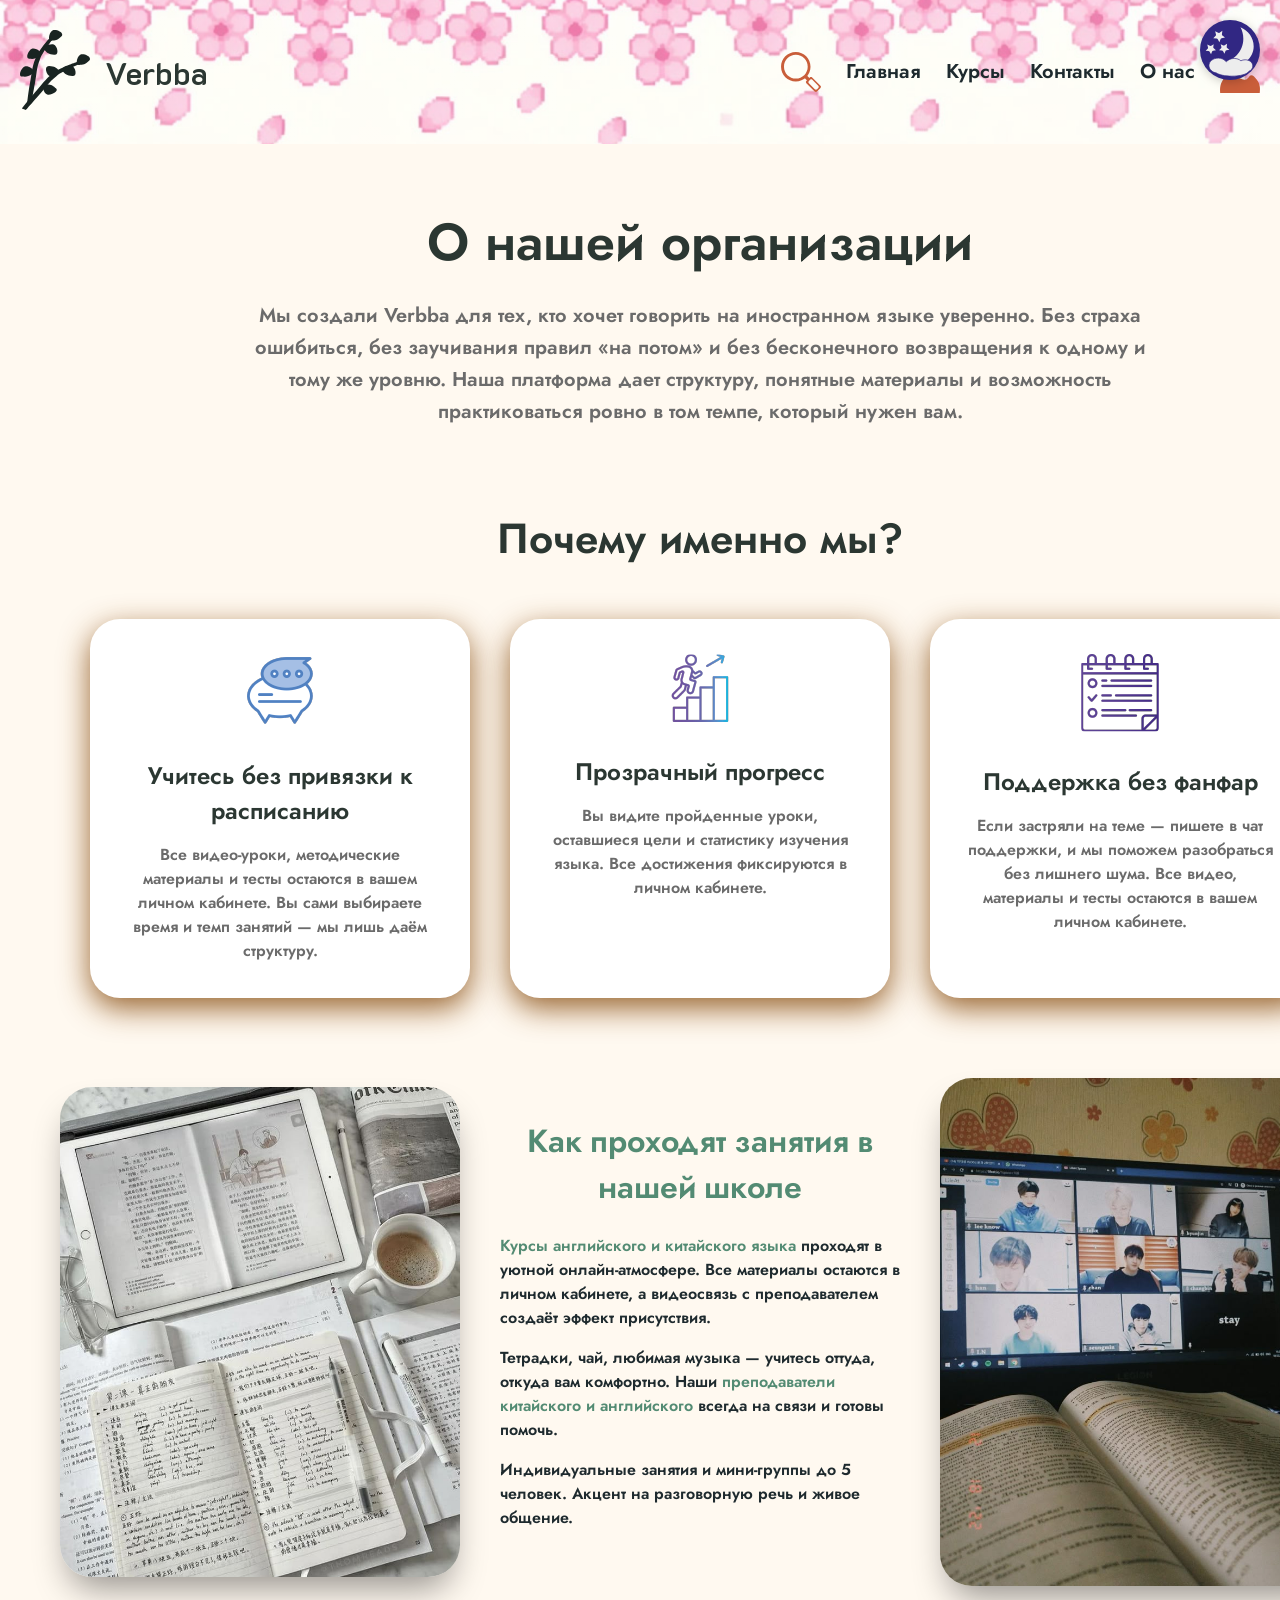
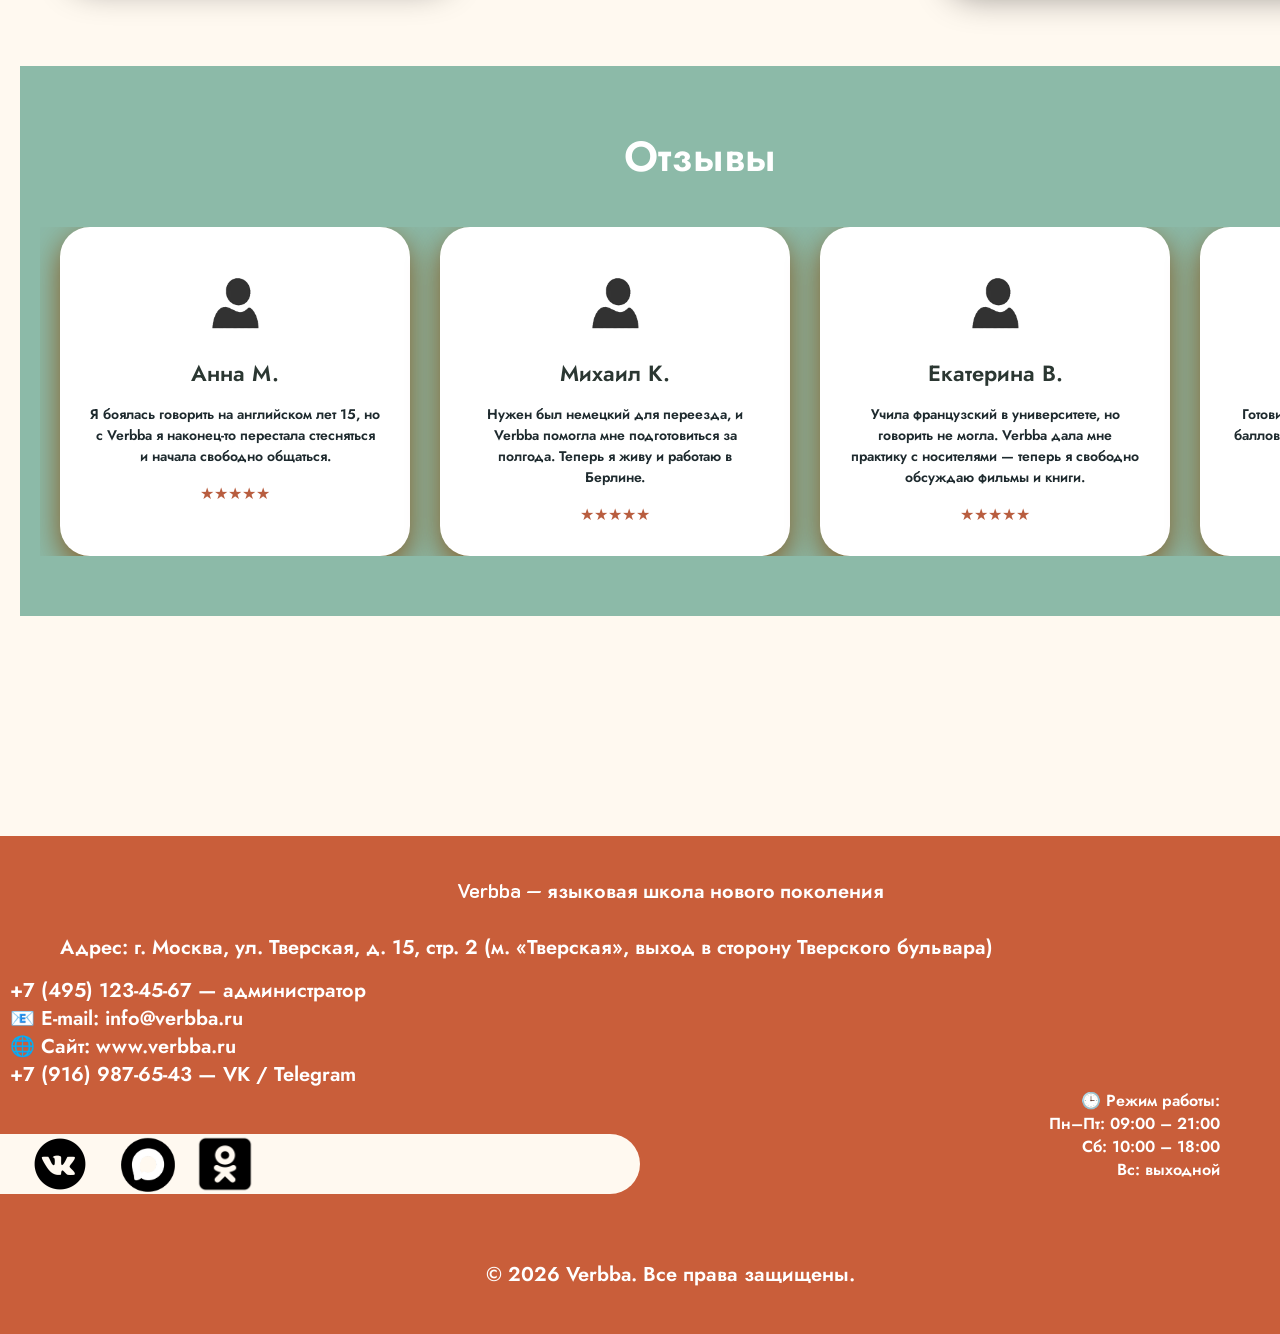
<file: aboutus.html>
<!DOCTYPE html>
<html lang="ru">

<head>
    <meta charset="UTF-8">
    <meta name="viewport" content="width=device-width, initial-scale=1.0">
    <link rel="stylesheet" href="light/style.css" media="screen and (min-width: 1025px)">
    <link id="theme-css" rel="stylesheet" href="light/style.css">
    <link id="tablet-css" rel="stylesheet" href="light/tablet.css"
        media="screen and (min-width: 600px) and (max-width: 1024px)">
    <link id="mobile-css" rel="stylesheet" href="light/mobile.css" media="screen and (max-width: 599px)">
    <script src="tema.js"></script>
    <title>Курсы иностранных языков Verbba ~ О нас</title>
    <meta name="description"
        content="Преподаватели-носители, разговорная методика, гарантия результата. Узнайте почему студенты выбирают Verbba.">
    <meta name="keywords" content="о школе Verbba, преподаватели языков, отзывы учеников, методика обучения">
    <!-- Yandex.Metrika counter -->
    <script type="text/javascript">
        (function (m, e, t, r, i, k, a) {
            m[i] = m[i] || function() { (m[i].a = m[i].a || []).push(arguments) };
            m[i].l = 1 * new Date();
            for (var j = 0; j < document.scripts.length; j++) { if (document.scripts[j].src === r) { return; } }
            k = e.createElement(t), a = e.getElementsByTagName(t)[0], k.async = 1, k.src = r, a.parentNode.insertBefore(k, a)
        })(window, document, 'script', 'https://mc.yandex.ru/metrika/tag.js?id=109841028', 'ym');

        ym(109841028, 'init', { ssr: true, webvisor: true, clickmap: true, ecommerce: "dataLayer", referrer: document.referrer, url: location.href, accurateTrackBounce: true, trackLinks: true });
    </script>
    <noscript>
        <div><img src="https://mc.yandex.ru/watch/109841028" style="position:absolute; left:-9999px;" alt="" /></div>
    </noscript>
    <!-- /Yandex.Metrika counter -->
</head>

<body>
    <img id="themeToggle" class="floating-theme-icon" src="img/icons/vkltemn.svg" alt="Переключение темы">

    <div class="header2">
        <div class="navv2">
            <div class="leftlogo2" itemscope itemtype="http://schema.org/Organization">
                <a itemprop="url" href="index.html">
                    <img itemprop="logo" src="img/icons/logosv.svg" alt="Verbba" style="width: 70px;">
                </a>
                <div class="name2">Verbba</div>
            </div>
            <div class="burger-icon" id="burgerIcon">
                <img src="img/icons/burger.svg" alt="Меню">
            </div>
            <div class="navv-menu2">
                <ul>
                    <li><a href="#"><img src="img/icons/searchh.svg" alt="Поиск"></a></li>
                    <li><a href="index.html">Главная</a></li>
                    <li><a href="courses.html">Курсы</a></li>
                    <li><a href="contact.html">Контакты</a></li>
                    <li><a href="aboutus.html">О нас</a></li>
                    <li><a href="person.html"><img src="img/icons/usver.svg" alt="Личный кабинет"></a></li>
                </ul>
            </div>
            <div id="menuPanel">
                <ul>
                    <li><a href="index.html">Главная</a></li>
                    <li><a href="courses.html">Курсы</a></li>
                    <li><a href="contact.html">Контакты</a></li>
                    <li><a href="aboutus.html">О нас</a></li>
                    <li><a href="person.html">Личный кабинет</a></li>
                </ul>
            </div>
        </div>
    </div>

    <main class="aboutpage">
        <!-- Блок "О нас" -->
        <div class="aboutblock1">
            <h1 class="tittleabout">О нашей организации</h1>
            <p class="aboutsub">Мы создали Verbba для тех, кто хочет говорить на иностранном языке уверенно.
                Без страха ошибиться, без заучивания правил «на потом» и без бесконечного возвращения к одному и тому же
                уровню. Наша платформа дает структуру, понятные материалы и возможность практиковаться ровно в том
                темпе, который нужен вам.</p>
        </div>
        <!-- Преимущества -->
        <div class="whysec">
            <h2 class="tittlewhy">Почему именно мы?</h2>
            <div class="prosss">
                <div class="proscard">
                    <div class="iconpros">
                        <img src="img/icons/soo.png" alt="Учитесь без привязки к расписанию">
                    </div>
                    <h3 class="prostittle">Учитесь без привязки к расписанию</h3>
                    <p class="kardtxt">Все видео-уроки, методические материалы и тесты остаются в вашем личном кабинете.
                        Вы сами выбираете время и темп занятий — мы лишь даём структуру.</p>
                </div>
                <div class="proscard">
                    <div class="iconpros">
                        <img src="img/icons/prog.png" alt="Прозрачный прогресс">
                    </div>
                    <h3 class="prostittle">Прозрачный прогресс</h3>
                    <p class="kardtxt">Вы видите пройденные уроки, оставшиеся цели и статистику изучения языка. Все
                        достижения фиксируются в личном кабинете.</p>
                </div>
                <div class="proscard">
                    <div class="iconpros">
                        <img src="img/icons/raspis.png" alt="Поддержка без фанфар">
                    </div>
                    <h3 class="prostittle">Поддержка без фанфар</h3>
                    <p class="kardtxt">Если застряли на теме — пишете в чат поддержки, и мы поможем разобраться без
                        лишнего шума. Все видео, материалы и тесты остаются в вашем личном кабинете.</p>
                </div>
            </div>
        </div>

        <!-- Блок про эстетику занятий и преподавателей -->
        <section class="studyblock">
            <div class="studycontent">
                <div class="studyimages">
                    <img src="img/esteticaourschool.jpg" alt="Эстетика занятий тетрадка и чай" class="studyimg"
                        loading="lazy">
                </div>
                <div class="studytext">
                    <h2 class="studytitle">Как проходят занятия в нашей школе</h2>
                    <p class="studydesc"><strong>Курсы английского и китайского языка</strong> проходят в уютной
                        онлайн-атмосфере. Все материалы остаются в личном кабинете, а видеосвязь с преподавателем
                        создаёт эффект присутствия.</p>
                    <p class="studydesc">Тетрадки, чай, любимая музыка — учитесь оттуда, откуда вам комфортно. Наши
                        <strong>преподаватели китайского и английского</strong> всегда на связи и готовы помочь.
                    </p>
                    <p class="studydesc">Индивидуальные занятия и мини-группы до 5 человек. Акцент на разговорную речь и
                        живое общение.</p>
                </div>
                <div class="studyimages">
                    <img src="img/teachersaboutus.jpg" alt="Видеосвязь с преподавателями" class="studyimg"
                        loading="lazy">
                </div>
            </div>
        </section>

        <!-- Отзывы -->
        <div class="scrollotsuvy">
            <h2 class="tittleotsuvy">Отзывы</h2>

            <div class="contscroll">
                <div class="conttrakt">
                    <div class="kardots">
                        <div class="cardhead">
                            <div class="iconuskard"></div>
                            <div class="otsname">
                                <h3>Анна М.</h3>
                            </div>
                        </div>
                        <p class="txtots">Я боялась говорить на английском лет 15, но с Verbba я наконец-то перестала
                            стесняться и начала свободно общаться.</p>
                        <div class="ratots">★★★★★</div>
                    </div>
                    <div class="kardots">
                        <div class="cardhead">
                            <div class="iconuskard"></div>
                            <div class="otsname">
                                <h3>Михаил К.</h3>
                            </div>
                        </div>
                        <p class="txtots">Нужен был немецкий для переезда, и Verbba помогла мне подготовиться за
                            полгода. Теперь я живу и работаю в Берлине.</p>
                        <div class="ratots">★★★★★</div>
                    </div>
                    <div class="kardots">
                        <div class="cardhead">
                            <div class="iconuskard"></div>
                            <div class="otsname">
                                <h3>Екатерина В.</h3>
                            </div>
                        </div>
                        <p class="txtots">Учила французский в университете, но говорить не могла. Verbba дала мне
                            практику с носителями — теперь я свободно обсуждаю фильмы и книги.</p>
                        <div class="ratots">★★★★★</div>
                    </div>
                    <div class="kardots">
                        <div class="cardhead">
                            <div class="iconuskard"></div>
                            <div class="otsname">
                                <h3>Дмитрий П.</h3>
                            </div>
                        </div>
                        <p class="txtots">Готовился к IELTS с Verbba — сдал на 7.5 баллов. Отличный подход и поддержка
                            на всех этапах.</p>
                        <div class="ratots">★★★★★</div>
                    </div>
                    <div class="kardots">
                        <div class="cardhead">
                            <div class="iconuskard"></div>
                            <div class="otsname">
                                <h3>Ольга С.</h3>
                            </div>
                        </div>
                        <p class="txtots">Изучаю испанский с нуля, и Verbba сделала этот процесс лёгким и увлекательным.
                            Никакой скуки — только живой язык.</p>
                        <div class="ratots">★★★★★</div>
                    </div>
                </div>
            </div>
        </div>
    </main>

    <footer>
        <!-- Микроразметка в подвале (видимая, без скрытых блоков) -->
        <div class="footer-content" itemscope itemtype="http://schema.org/Organization">
            <span itemprop="name" style="display:none;">Verbba</span>
            <p class="titlefoot">Verbba — языковая школа нового поколения</p>
            <div itemprop="address" itemscope itemtype="http://schema.org/PostalAddress">
                <p class="adress">Адрес: <span itemprop="streetAddress">г. Москва, ул. Тверская, д. 15, стр. 2</span>
                    <span itemprop="addressLocality">(м. «Тверская», выход в сторону Тверского бульвара)</span>
                </p>
            </div>
            <div class="info">
                <span itemprop="telephone">+7 (495) 123-45-67</span> — администратор<br>
                📧 E-mail: <span itemprop="email">info@verbba.ru</span><br>
                🌐 Сайт: <span itemprop="url">www.verbba.ru</span><br>
                <span itemprop="telephone">+7 (916) 987-65-43</span> — VK / Telegram
            </div>
            <div class="rejim">
                🕒 Режим работы:<br>
                Пн–Пт: 09:00 – 21:00<br>
                Сб: 10:00 – 18:00<br>
                Вс: выходной
            </div>
        </div>
        <div class="lenta">
            <a href="https://vk.com/maya_kote" class="VK"></a>
            <a href="https://t.me/max_verbba" class="Max"></a>
            <a href="https://ok.ru/verbba" class="odnokl"></a>
        </div>
        <p class="copyright">© 2026 Verbba. Все права защищены.</p>
    </footer>
</body>

</html>
</file>
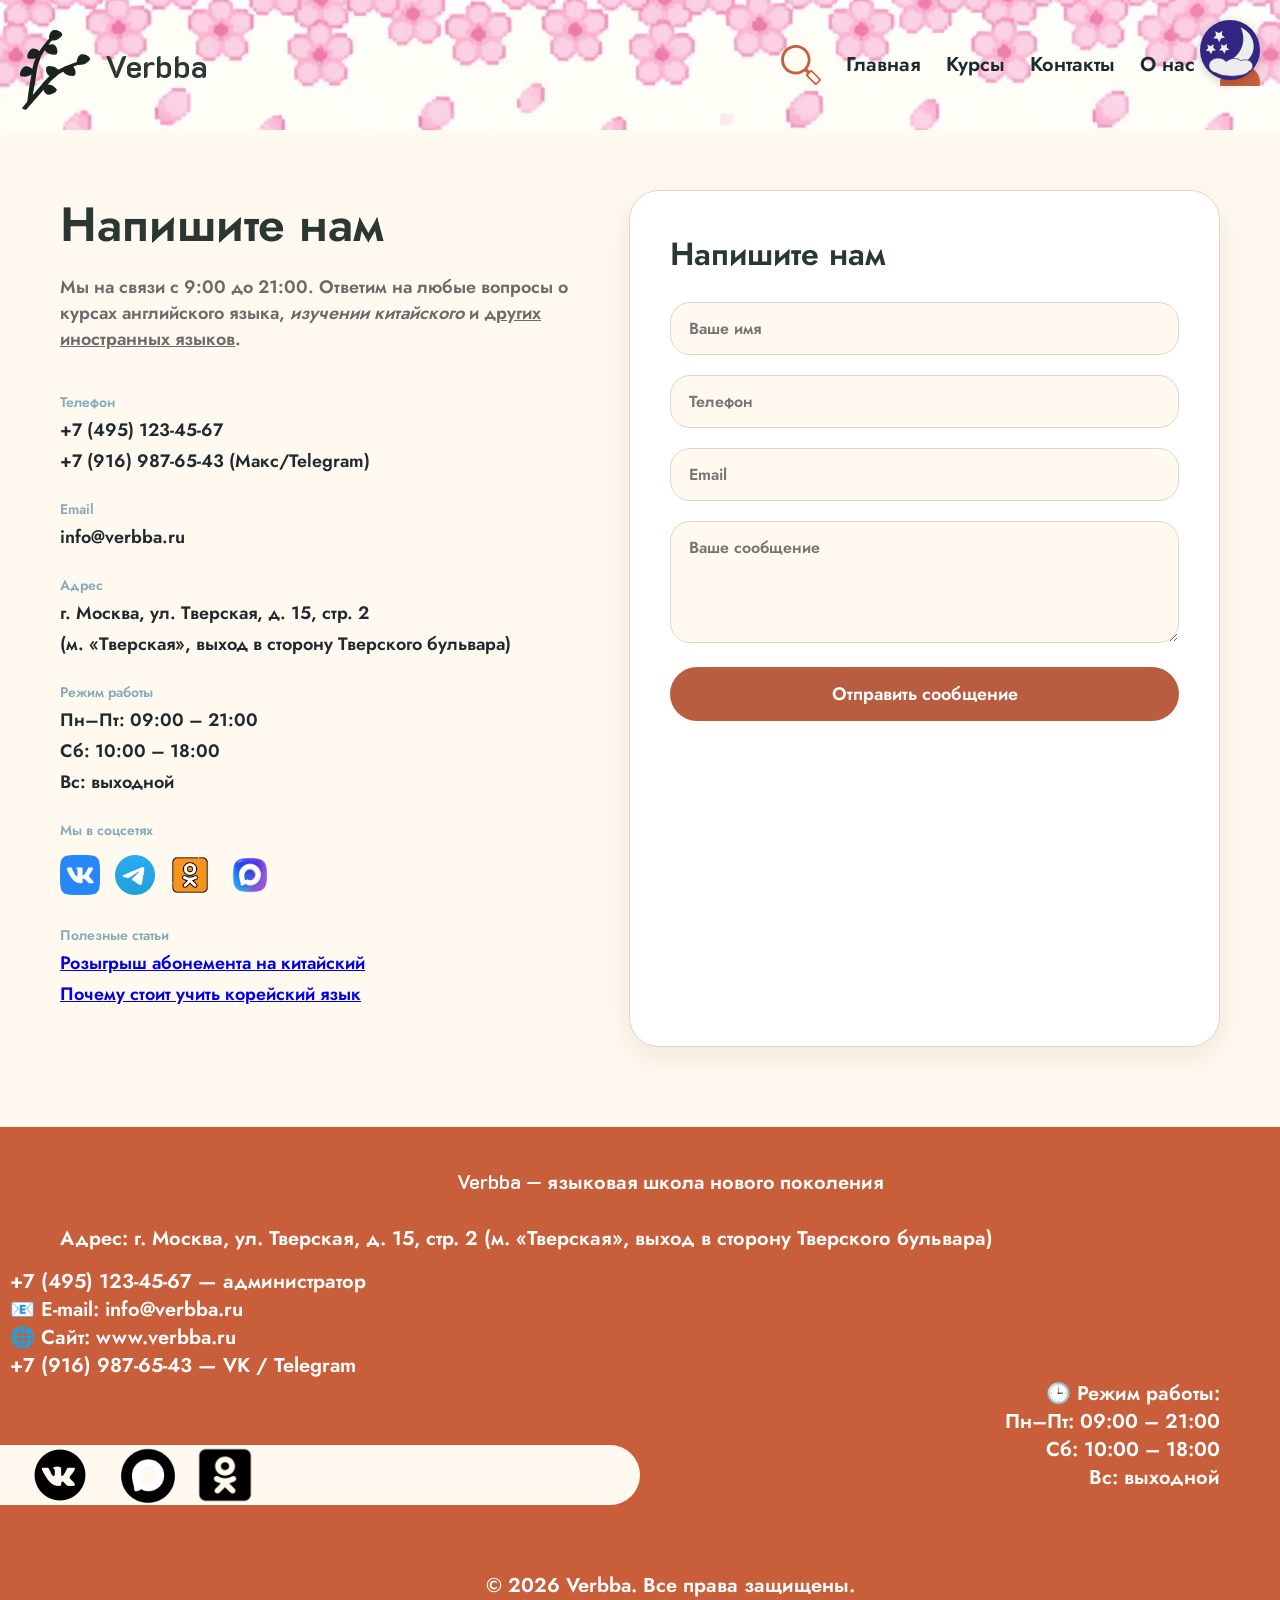
<file: contact.html>
<!DOCTYPE html>
<html lang="ru">

<head>
    <meta charset="UTF-8">
    <meta name="viewport" content="width=device-width, initial-scale=1.0">
    <link rel="stylesheet" href="light/style.css" media="screen and (min-width: 1025px)">
    <link id="theme-css" rel="stylesheet" href="light/style.css">
    <link id="tablet-css" rel="stylesheet" href="light/tablet.css"
        media="screen and (min-width: 600px) and (max-width: 1024px)">
    <link id="mobile-css" rel="stylesheet" href="light/mobile.css" media="screen and (max-width: 599px)">
    <script src="tema.js"></script>
    <title>Курсы иностранных языков Verbba ~ Наши контакты</title>
    <meta name="description"
        content="Заинтересовали наши качественные курсы с которыми вы заговорите на иностранном языке как на родном? Свяжитесь с нами.">
    <meta name="keywords" content="контакты языковой школы, курсы языков удаленно, телефон Verbba, записаться на урок">
    <!-- Yandex.Metrika counter -->
    <script type="text/javascript">
        (function (m, e, t, r, i, k, a) {
            m[i] = m[i] || function() { (m[i].a = m[i].a || []).push(arguments) };
            m[i].l = 1 * new Date();
            for (var j = 0; j < document.scripts.length; j++) { if (document.scripts[j].src === r) { return; } }
            k = e.createElement(t), a = e.getElementsByTagName(t)[0], k.async = 1, k.src = r, a.parentNode.insertBefore(k, a)
        })(window, document, 'script', 'https://mc.yandex.ru/metrika/tag.js?id=109841028', 'ym');

        ym(109841028, 'init', { ssr: true, webvisor: true, clickmap: true, ecommerce: "dataLayer", referrer: document.referrer, url: location.href, accurateTrackBounce: true, trackLinks: true });
    </script>
    <noscript>
        <div><img src="https://mc.yandex.ru/watch/109841028" style="position:absolute; left:-9999px;" alt="" /></div>
    </noscript>
    <!-- /Yandex.Metrika counter -->
</head>

<body>
    <img id="themeToggle" class="floating-theme-icon" src="img/icons/vkltemn.svg" alt="Тема">

    <div class="header2">
        <div class="navv2">
            <div class="leftlogo2">
                <div class="logo2">
                    <a href="index.html">
                        <img src="img/icons/logosv.svg" alt="Verbba">
                    </a>
                </div>
                <h2 class="name2">Verbba</h2>
            </div>
            <div class="burger-icon" id="burgerIcon">
                <img src="img/icons/burger.svg" alt="Меню">
            </div>
            <div class="navv-menu2">
                <ul>
                    <li><a href="#"><img src="img/icons/searchh.svg" alt="Поиск"></a></li>
                    <li><a href="index.html">Главная</a></li>
                    <li><a href="courses.html">Курсы</a></li>
                    <li><a href="contact.html">Контакты</a></li>
                    <li><a href="aboutus.html">О нас</a></li>
                    <li><a href="person.html"><img src="img/icons/usver.svg" alt="Личный кабинет"></a></li>
                </ul>
            </div>
            <div id="menuPanel">
                <ul>
                    <li><a href="index.html">Главная</a></li>
                    <li><a href="courses.html">Курсы</a></li>
                    <li><a href="contact.html">Контакты</a></li>
                    <li><a href="aboutus.html">О нас</a></li>
                    <li><a href="person.html">Личный кабинет</a></li>
                </ul>
            </div>
        </div>
    </div>

    <main class="contactpage">
        <div class="contactboxx">
            <!-- Левая колонка: контактная информация -->
            <div class="continfo">
                <h1 class="conttittle">Напишите нам</h1>
                <p class="contsub">Мы на связи с 9:00 до 21:00. Ответим на любые вопросы о <strong>курсах английского
                        языка</strong>, <em>изучении китайского</em> и <u>других иностранных языков</u>.</p>

                <div class="infocont">
                    <div class="infotxt">
                        <p class="infolablee">Телефон</p>
                        <p class="infoval">+7 (495) 123-45-67</p>
                        <p class="infoval">+7 (916) 987-65-43 (Макс/Telegram)</p>
                    </div>
                    <div class="infotxt">
                        <p class="infolablee">Email</p>
                        <p class="infoval">info@verbba.ru</p>
                    </div>
                    <div class="infotxt">
                        <p class="infolablee">Адрес</p>
                        <p class="infoval">г. Москва, ул. Тверская, д. 15, стр. 2</p>
                        <p class="infoval">(м. «Тверская», выход в сторону Тверского бульвара)</p>
                    </div>
                    <div class="infotxt">
                        <p class="infolablee">Режим работы</p>
                        <p class="infoval">Пн–Пт: 09:00 – 21:00</p>
                        <p class="infoval">Сб: 10:00 – 18:00</p>
                        <p class="infoval">Вс: выходной</p>
                    </div>

                    <!-- Блок соцсетей -->
                    <div class="infotxt soc">
                        <p class="infolablee">Мы в соцсетях</p>
                        <div class="soclinks">
                            <a href="https://vk.com/maya_kote" class="soclink"><img src="img/icons/vkcont.png"
                                    alt="vk-icon"></a>
                            <a href="https://t.me/+h60jPxKUJJEzZmEy" class="soclink"><img src="img/icons/teleg.png"
                                    alt="Telegram"></a>
                            <a href="https://ok.ru/verbba" class="soclink"><img src="img/icons/odnoklcontact.png"
                                    alt="Одноклассники"></a>
                            <a href="https://t.me/max_verbba" class="soclink maxx"><img src="img/icons/max.webp"
                                    alt="Макс"></a>
                        </div>
                    </div>

                    <!-- Ссылки на статьи -->
                    <div class="infotxt">
                        <p class="infolablee">Полезные статьи</p>
                        <p class="infoval"><a href="index.html#rosygrysh">Розыгрыш абонемента на китайский</a></p>
                        <p class="infoval"><a href="index.html#korean">Почему стоит учить корейский язык</a></p>
                    </div>
                </div>
            </div>

            <!-- Правая колонка: форма обратной связи -->
            <div class="contactform">
                <h3 class="formtittle">Напишите нам</h3>
                <form action="#" method="POST">
                    <input type="text" class="forminput" placeholder="Ваше имя" required>
                    <input type="tel" class="forminput" placeholder="Телефон" required>
                    <input type="email" class="forminput" placeholder="Email" required>
                    <textarea class="formtxtt" placeholder="Ваше сообщение" rows="4"></textarea>
                    <button type="submit" class="formbtn">Отправить сообщение</button>
                </form>
            </div>
        </div>
    </main>

    <footer>
        <!-- МИКРОРАЗМЕТКА - видимый блок для Яндекса -->
        <div itemscope itemtype="http://schema.org/Organization" class="microrsm_foot">
            <span itemprop="name">Verbba</span>
            <a itemprop="url" href="https://maiiakoffsky.ru">https://maiiakoffsky.ru</a>
            <span itemprop="logo">https://maiiakoffsky.ru/img/icons/logosv.svg</span>
            <div itemprop="address" itemscope itemtype="http://schema.org/PostalAddress">
                <span itemprop="streetAddress">ул. Тверская, д. 15, стр. 2</span>
                <span itemprop="addressLocality">Москва</span>
                <span itemprop="addressCountry">Россия</span>
            </div>
            <span itemprop="telephone">+7 (495) 123-45-67</span>
            <span itemprop="email">info@verbba.ru</span>
        </div>

        <div class="footer-content">
            <p class="titlefoot">Verbba — языковая школа нового поколения</p>
            <p class="adress">Адрес: г. Москва, ул. Тверская, д. 15, стр. 2 (м. «Тверская», выход в сторону Тверского
                бульвара)</p>
            <p class="info">+7 (495) 123-45-67 — администратор<br>
                📧 E-mail: info@verbba.ru<br>
                🌐 Сайт: www.verbba.ru<br>
                +7 (916) 987-65-43 — VK / Telegram</p>
            <p class="rejim">🕒 Режим работы:<br>
                Пн–Пт: 09:00 – 21:00<br>
                Сб: 10:00 – 18:00<br>
                Вс: выходной</p>
        </div>
        <div class="lenta">
            <a href="https://vk.com/maya_kote" class="VK"></a>
            <a href="https://t.me/max_verbba" class="Max"></a>
            <a href="https://ok.ru/verbba" class="odnokl"></a>
        </div>
        <p class="copyright">© 2026 Verbba. Все права защищены.</p>
    </footer>
</body>

</html>
</file>
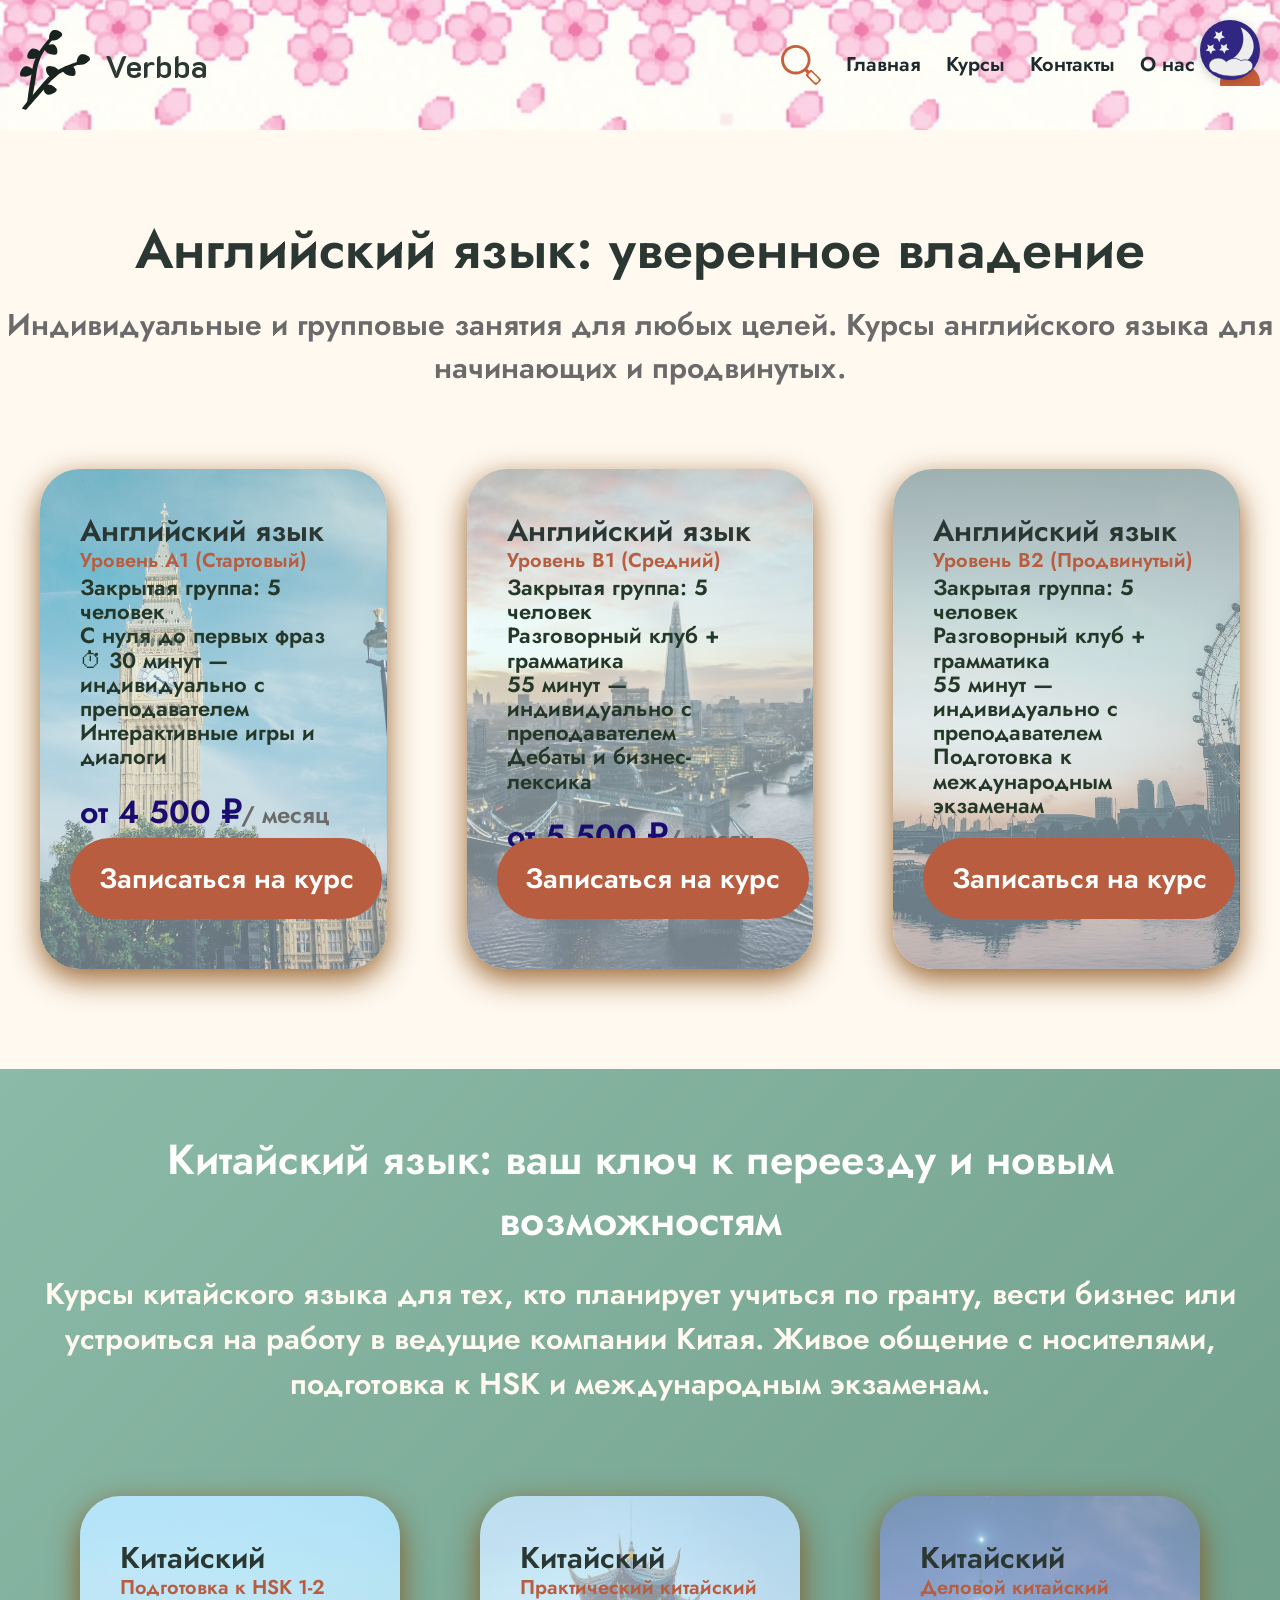
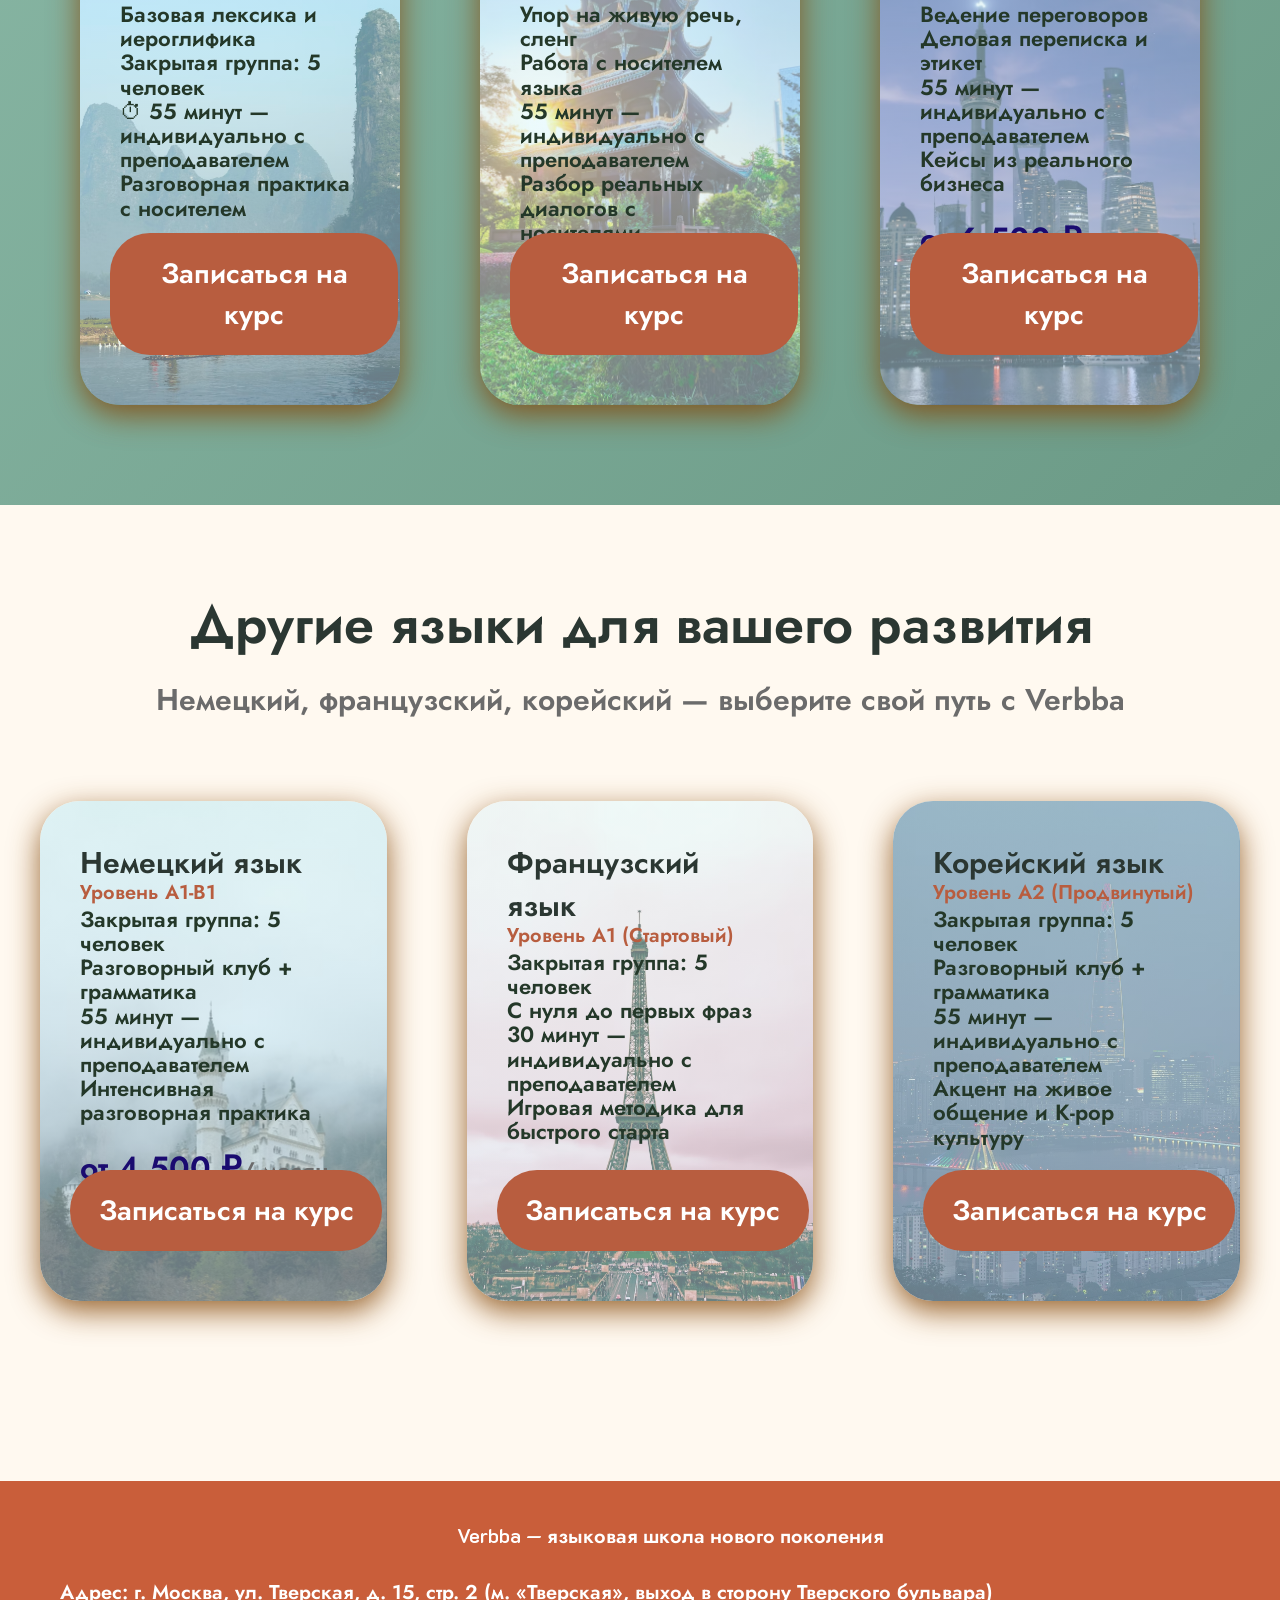
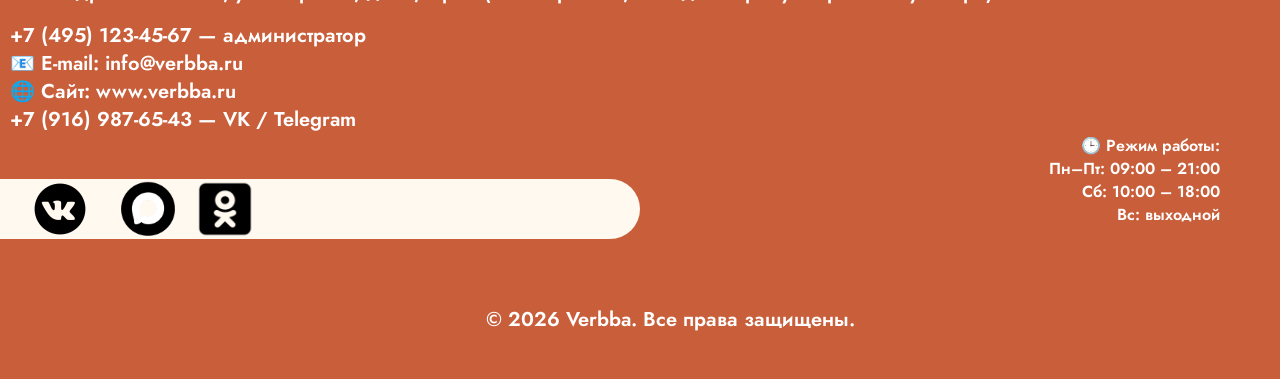
<file: courses.html>
<!DOCTYPE html>
<html lang="ru">

<head>
    <meta charset="UTF-8">
    <meta name="viewport" content="width=device-width, initial-scale=1.0">
    <link rel="stylesheet" href="light/style.css" media="screen and (min-width: 1025px)">
    <link id="theme-css" rel="stylesheet" href="light/style.css">
    <link id="tablet-css" rel="stylesheet" href="light/tablet.css"
        media="screen and (min-width: 600px) and (max-width: 1024px)">
    <link id="mobile-css" rel="stylesheet" href="light/mobile.css" media="screen and (max-width: 599px)">
    <script src="tema.js"></script>
    <title>Курсы иностранных языков Verbba ~ Наши курсы</title>
    <meta name="description"
        content="Предлагаем качественную подготовку к любому языку: китайский, английский, немецкий и другие языки для переезда, повышения квалификации. Уроки с носителями.">
    <meta name="keywords"
        content="курсы английского, подготовка к HSK, немецкий онлайн, французский с нуля, корейский язык, уроки с носителем, изучение языков онлайн">
    <!-- Yandex.Metrika counter -->
    <script type="text/javascript">
        (function (m, e, t, r, i, k, a) {
            m[i] = m[i] || function() { (m[i].a = m[i].a || []).push(arguments) };
            m[i].l = 1 * new Date();
            for (var j = 0; j < document.scripts.length; j++) { if (document.scripts[j].src === r) { return; } }
            k = e.createElement(t), a = e.getElementsByTagName(t)[0], k.async = 1, k.src = r, a.parentNode.insertBefore(k, a)
        })(window, document, 'script', 'https://mc.yandex.ru/metrika/tag.js?id=109841028', 'ym');

        ym(109841028, 'init', { ssr: true, webvisor: true, clickmap: true, ecommerce: "dataLayer", referrer: document.referrer, url: location.href, accurateTrackBounce: true, trackLinks: true });
    </script>
    <noscript>
        <div><img src="https://mc.yandex.ru/watch/109841028" style="position:absolute; left:-9999px;" alt="" /></div>
    </noscript>
    <!-- /Yandex.Metrika counter -->
</head>

<body>
    <img id="themeToggle" class="floating-theme-icon" src="img/icons/vkltemn.svg" alt="Переключение темы">

    <div class="header2">
        <div class="navv2">
            <div class="leftlogo2">
                <div class="logo2" itemscope itemtype="http://schema.org/Organization">
                    <a itemprop="url" href="index.html">
                        <img itemprop="logo" src="img/icons/logosv.svg" alt="Verbba" style="width: 70px;">
                    </a>
                </div>
                <div class="name2">Verbba</div>
            </div>
            <div class="burger-icon" id="burgerIcon">
                <img src="img/icons/burger.svg" alt="Меню">
            </div>
            <div class="navv-menu2">
                <ul>
                    <li><a href="#"><img src="img/icons/searchh.svg" alt="Поиск"></a></li>
                    <li><a href="index.html">Главная</a></li>
                    <li><a href="courses.html">Курсы</a></li>
                    <li><a href="contact.html">Контакты</a></li>
                    <li><a href="aboutus.html">О нас</a></li>
                    <li><a href="person.html"><img src="img/icons/usver.svg" alt="Личный кабинет"></a></li>
                </ul>
            </div>
            <div id="menuPanel">
                <ul>
                    <li><a href="index.html">Главная</a></li>
                    <li><a href="courses.html">Курсы</a></li>
                    <li><a href="contact.html">Контакты</a></li>
                    <li><a href="aboutus.html">О нас</a></li>
                    <li><a href="person.html">Личный кабинет</a></li>
                </ul>
            </div>
        </div>
    </div>

    <main>
        <!-- Блок Английский -->
        <div class="coursses">
            <div class="startsect">
                <h1 class="tittlecours">Английский язык: уверенное владение</h1>
                <p class="courssub"><strong>Индивидуальные и групповые занятия</strong> для любых целей. <strong>Курсы
                        английского языка</strong> для начинающих и продвинутых.</p>
            </div>
            <div class="cursk">
                <div class="karddcore eng1">
                    <h2 class="langcore">Английский язык</h2>
                    <p class="lvlcore">Уровень A1 (Стартовый)</p>
                    <div class="notecore">
                        <p>Закрытая группа: 5 человек</p>
                        <p>С нуля до первых фраз</p>
                        <p>⏱ 30 минут — индивидуально с преподавателем</p>
                        <p>Интерактивные игры и диалоги</p>
                    </div>
                    <div class="pricecore">
                        <span class="intprice">от 4 500 ₽</span>
                        <span class="droburok">/ месяц</span>
                    </div>
                    <button class="zapissbtn">Записаться на курс</button>
                </div>
                <div class="karddcore eng2">
                    <h2 class="langcore">Английский язык</h2>
                    <p class="lvlcore">Уровень B1 (Средний)</p>
                    <div class="notecore">
                        <p>Закрытая группа: 5 человек</p>
                        <p>Разговорный клуб + грамматика</p>
                        <p>55 минут — индивидуально с преподавателем</p>
                        <p>Дебаты и бизнес-лексика</p>
                    </div>
                    <div class="pricecore">
                        <span class="intprice">от 5 500 ₽</span>
                        <span class="droburok">/ месяц</span>
                    </div>
                    <button class="zapissbtn">Записаться на курс</button>
                </div>
                <div class="karddcore eng3">
                    <h2 class="langcore">Английский язык</h2>
                    <p class="lvlcore">Уровень B2 (Продвинутый)</p>
                    <div class="notecore">
                        <p>Закрытая группа: 5 человек</p>
                        <p>Разговорный клуб + грамматика</p>
                        <p>55 минут — индивидуально с преподавателем</p>
                        <p>Подготовка к международным экзаменам</p>
                    </div>
                    <div class="pricecore">
                        <span class="intprice">от 6 500 ₽</span>
                        <span class="droburok">/ месяц</span>
                    </div>
                    <button class="zapissbtn">Записаться на курс</button>
                </div>
            </div>
        </div>

        <!-- Широкий блок китайского -->
        <div class="chinaas">
            <div class="contchina">
                <h2 class="tittlechina">Китайский язык: ваш ключ к переезду и новым возможностям</h2>
                <p class="whynote"><strong>Курсы китайского языка</strong> для тех, кто планирует учиться по гранту,
                    вести бизнес или устроиться на работу в ведущие компании Китая. Живое общение с носителями,
                    <strong>подготовка к HSK</strong> и международным экзаменам.</p>
            </div>
            <div class="chiness">
                <div class="karddcore chin1">
                    <h3 class="langcore">Китайский</h3>
                    <p class="lvlcore">Подготовка к HSK 1-2</p>
                    <div class="notecore">
                        <p>Базовая лексика и иероглифика</p>
                        <p>Закрытая группа: 5 человек</p>
                        <p>⏱ 55 минут — индивидуально с преподавателем</p>
                        <p><strong>Разговорная практика с носителем</strong></p>
                    </div>
                    <div class="pricecore">
                        <span class="intprice">от 4 500 ₽</span>
                        <span class="droburok">/ месяц</span>
                    </div>
                    <button class="zapissbtn">Записаться на курс</button>
                </div>
                <div class="karddcore chin2">
                    <h3 class="langcore">Китайский</h3>
                    <p class="lvlcore">Практический китайский</p>
                    <div class="notecore">
                        <p>Упор на живую речь, сленг</p>
                        <p>Работа с носителем языка</p>
                        <p>55 минут — индивидуально с преподавателем</p>
                        <p>Разбор реальных диалогов с носителями</p>
                    </div>
                    <div class="pricecore">
                        <span class="intprice">от 5 500 ₽</span>
                        <span class="droburok">/ месяц</span>
                    </div>
                    <button class="zapissbtn">Записаться на курс</button>
                </div>
                <div class="karddcore chin3">
                    <h3 class="langcore">Китайский</h3>
                    <p class="lvlcore">Деловой китайский</p>
                    <div class="notecore">
                        <p>Ведение переговоров</p>
                        <p>Деловая переписка и этикет</p>
                        <p>55 минут — индивидуально с преподавателем</p>
                        <p>Кейсы из реального бизнеса</p>
                    </div>
                    <div class="pricecore">
                        <span class="intprice">от 6 500 ₽</span>
                        <span class="droburok">/ месяц</span>
                    </div>
                    <button class="zapissbtn">Записаться на курс</button>
                </div>
            </div>
        </div>

        <!-- Блок Другие языки -->
        <div class="coursses">
            <div class="startsect">
                <h2 class="tittlecours">Другие языки для вашего развития</h2>
                <p class="courssub"><strong>Немецкий, французский, корейский</strong> — выберите свой путь с Verbba</p>
            </div>
            <div class="cursk">
                <div class="karddcore deutsch">
                    <h3 class="langcore">Немецкий язык</h3>
                    <p class="lvlcore">Уровень A1-B1</p>
                    <div class="notecore">
                        <p>Закрытая группа: 5 человек</p>
                        <p>Разговорный клуб + грамматика</p>
                        <p>55 минут — индивидуально с преподавателем</p>
                        <p><strong>Интенсивная разговорная практика</strong></p>
                    </div>
                    <div class="pricecore">
                        <span class="intprice">от 4 500 ₽</span>
                        <span class="droburok">/ месяц</span>
                    </div>
                    <button class="zapissbtn">Записаться на курс</button>
                </div>
                <div class="karddcore france">
                    <h3 class="langcore">Французский язык</h3>
                    <p class="lvlcore">Уровень A1 (Стартовый)</p>
                    <div class="notecore">
                        <p>Закрытая группа: 5 человек</p>
                        <p>С нуля до первых фраз</p>
                        <p>30 минут — индивидуально с преподавателем</p>
                        <p><strong>Игровая методика для быстрого старта</strong></p>
                    </div>
                    <div class="pricecore">
                        <span class="intprice">от 4 500 ₽</span>
                        <span class="droburok">/ месяц</span>
                    </div>
                    <button class="zapissbtn">Записаться на курс</button>
                </div>
                <div class="karddcore korea">
                    <h3 class="langcore">Корейский язык</h3>
                    <p class="lvlcore">Уровень A2 (Продвинутый)</p>
                    <div class="notecore">
                        <p>Закрытая группа: 5 человек</p>
                        <p>Разговорный клуб + грамматика</p>
                        <p>55 минут — индивидуально с преподавателем</p>
                        <p><strong>Акцент на живое общение и K-pop культуру</strong></p>
                    </div>
                    <div class="pricecore">
                        <span class="intprice">от 6 500 ₽</span>
                        <span class="droburok">/ месяц</span>
                    </div>
                    <button class="zapissbtn">Записаться на курс</button>
                </div>
            </div>
        </div>
    </main>

    <footer>
        <!-- Микроразметка для поисковых систем (скрыта, но доступна роботам) -->
        <div itemscope itemtype="http://schema.org/Organization" class="microrsm_foot">
            <span itemprop="name">Verbba</span>
            <a itemprop="url" href="https://maiiakoffsky.ru">https://maiiakoffsky.ru</a>
            <span itemprop="logo">https://maiiakoffsky.ru/img/icons/logosv.svg</span>
            <div itemprop="address" itemscope itemtype="http://schema.org/PostalAddress">
                <span itemprop="streetAddress">ул. Тверская, д. 15, стр. 2</span>
                <span itemprop="addressLocality">Москва</span>
                <span itemprop="addressCountry">Россия</span>
            </div>
            <span itemprop="telephone">+7 (495) 123-45-67</span>
            <span itemprop="email">info@verbba.ru</span>
        </div>

        <!-- Видимая часть подвала -->
        <div class="footercont">
            <p class="titlefoot">Verbba — языковая школа нового поколения</p>
            <div itemprop="address" itemscope itemtype="http://schema.org/PostalAddress">
                <p class="adress">Адрес: <span itemprop="streetAddress">г. Москва, ул. Тверская, д. 15, стр. 2</span>
                    <span itemprop="addressLocality">(м. «Тверская», выход в сторону Тверского бульвара)</span></p>
            </div>
            <div class="info">
                <span itemprop="telephone">+7 (495) 123-45-67</span> — администратор<br>
                📧 E-mail: <span itemprop="email">info@verbba.ru</span><br>
                🌐 Сайт: <span itemprop="url">www.verbba.ru</span><br>
                <span itemprop="telephone">+7 (916) 987-65-43</span> — VK / Telegram
            </div>
            <div class="rejim">
                🕒 Режим работы:<br>
                Пн–Пт: 09:00 – 21:00<br>
                Сб: 10:00 – 18:00<br>
                Вс: выходной
            </div>
        </div>
        <div class="lenta">
            <a href="https://vk.com/maya_kote" class="VK"></a>
            <a href="https://t.me/max_verbba" class="Max"></a>
            <a href="https://ok.ru/verbba" class="odnokl"></a>
        </div>
        <p class="copyright">© 2026 Verbba. Все права защищены.</p>
    </footer>
</body>

</html>
</file>
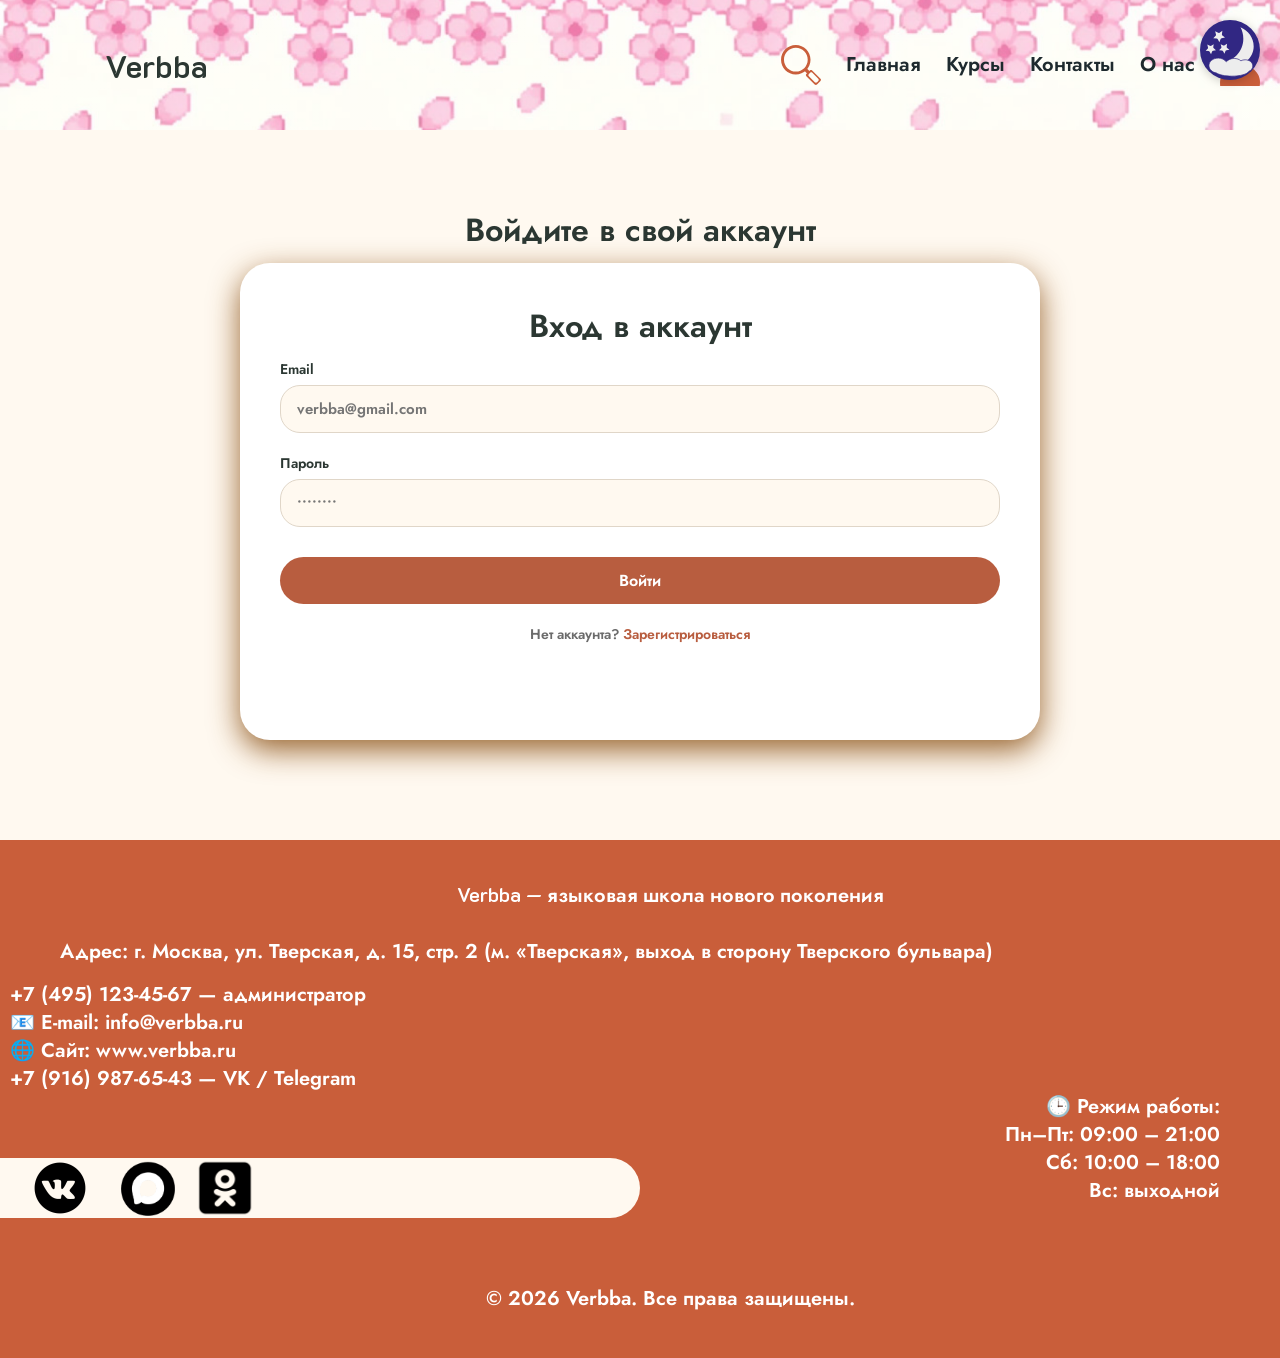
<file: person.html>
<!DOCTYPE html>
<html lang="en">

<head>
    <meta charset="UTF-8">
    <meta name="viewport" content="width=device-width, initial-scale=1.0">
    <link rel="stylesheet" href="light/style.css" media="screen and (min-width: 1025px)">
    <link id="theme-css" rel="stylesheet" href="light/style.css">
    <link id="tablet-css" rel="stylesheet" href="light/tablet.css"
        media="screen and (min-width: 600px) and (max-width: 1024px)">
    <link id="mobile-css" rel="stylesheet" href="light/mobile.css" media="screen and (max-width: 599px)">
    <script src="tema.js"></script>
    <title>Курсы иностранных языков Verbba ~ Вход в личный кабинет</title>
    <meta name="description" content="Войдите в личный кабинет чтобы записаться на курс">
    <meta name="keywords" content="вход в личный кабинет, запись на курсы, личный кабинет ученика">
    <!-- Yandex.Metrika counter -->
    <script type="text/javascript">
        (function (m, e, t, r, i, k, a) {
            m[i] = m[i] || function() { (m[i].a = m[i].a || []).push(arguments) };
            m[i].l = 1 * new Date();
            for (var j = 0; j < document.scripts.length; j++) { if (document.scripts[j].src === r) { return; } }
            k = e.createElement(t), a = e.getElementsByTagName(t)[0], k.async = 1, k.src = r, a.parentNode.insertBefore(k, a)
        })(window, document, 'script', 'https://mc.yandex.ru/metrika/tag.js?id=109841028', 'ym');

        ym(109841028, 'init', { ssr: true, webvisor: true, clickmap: true, ecommerce: "dataLayer", referrer: document.referrer, url: location.href, accurateTrackBounce: true, trackLinks: true });
    </script>
    <noscript>
        <div><img src="https://mc.yandex.ru/watch/109841028" style="position:absolute; left:-9999px;" alt="" /></div>
    </noscript>
    <!-- /Yandex.Metrika counter -->
</head>

<body>
    <img id="themeToggle" class="floating-theme-icon" src="img/icons/vkltemn.svg" alt="Тема">
    <!-- ОБЩАЯ ШАПКА -->
    <div class="header2">
        <div class="navv2">
            <div class="leftlogo2">
                <div class="logo2"></div>
                <h2 class="name2">Verbba</h2>
            </div>
            <div class="burger-icon" id="burgerIcon">
                <img src="img/icons/burger.svg" alt="Меню">
            </div>
            <div class="navv-menu2">
                <ul>
                    <li><a href="#"><img src="img/icons/searchh.svg" alt="Поиск"></a></li>
                    <li><a href="index.html">Главная</a></li>
                    <li><a href="courses.html">Курсы</a></li>
                    <li><a href="contact.html">Контакты</a></li>
                    <li><a href="aboutus.html">О нас</a></li>
                    <li><a href="person.html"><img src="img/icons/usver.svg" alt="Личный кабинет"></a></li>
                </ul>
            </div>
            <div id="menuPanel">
                <ul>
                    <li><a href="index.html">Главная</a></li>
                    <li><a href="courses.html">Курсы</a></li>
                    <li><a href="contact.html">Контакты</a></li>
                    <li><a href="aboutus.html">О нас</a></li>
                    <li><a href="person.html">Личный кабинет</a></li>
                </ul>
            </div>
        </div>
    </div>

    <main class="person">
        <div class="forms-container">
            <div class="formlogin">
                <h1 class="tittlelog">Войдите в свой аккаунт</h1>
                <div class="logcard">
                    <h2 class="tittlecardlog">Вход в аккаунт</h2>
                    <form>
                        <div class="allinputlog">
                            <label>Email</label>
                            <input type="email" class="loginput" placeholder="verbba@gmail.com">
                        </div>
                        <div class="allinputlog">
                            <label>Пароль</label>
                            <input type="password" class="loginput" placeholder="••••••••">
                        </div>
                        <button type="submit" class="submitlog">Войти</button>
                    </form>
                    <p class="ssilkreg">Нет аккаунта? <a href="registr.html">Зарегистрироваться</a></p>
                </div>
            </div>
        </div>
    </main>

    <footer>
        <div class="footer-content">
            <p class="titlefoot">Verbba — языковая школа нового поколения</p>
            <p class="adress">Адрес: г. Москва, ул. Тверская, д. 15, стр. 2 (м. «Тверская», выход в сторону Тверского
                бульвара)</p>
            <p class="info">+7 (495) 123-45-67 — администратор<br>
                📧 E-mail: info@verbba.ru<br>
                🌐 Сайт: www.verbba.ru<br>
                +7 (916) 987-65-43 — VK / Telegram</p>
            <p class="rejim">🕒 Режим работы:<br>
                Пн–Пт: 09:00 – 21:00<br>
                Сб: 10:00 – 18:00<br>
                Вс: выходной</p>
        </div>
        <div class="lenta">
            <div class="VK"></div>
            <div class="Max"></div>
            <div class="odnokl"></div>
        </div>
        <p class="copyright">© 2026 Verbba. Все права защищены.</p>
    </footer>
</body>

</html>
</file>
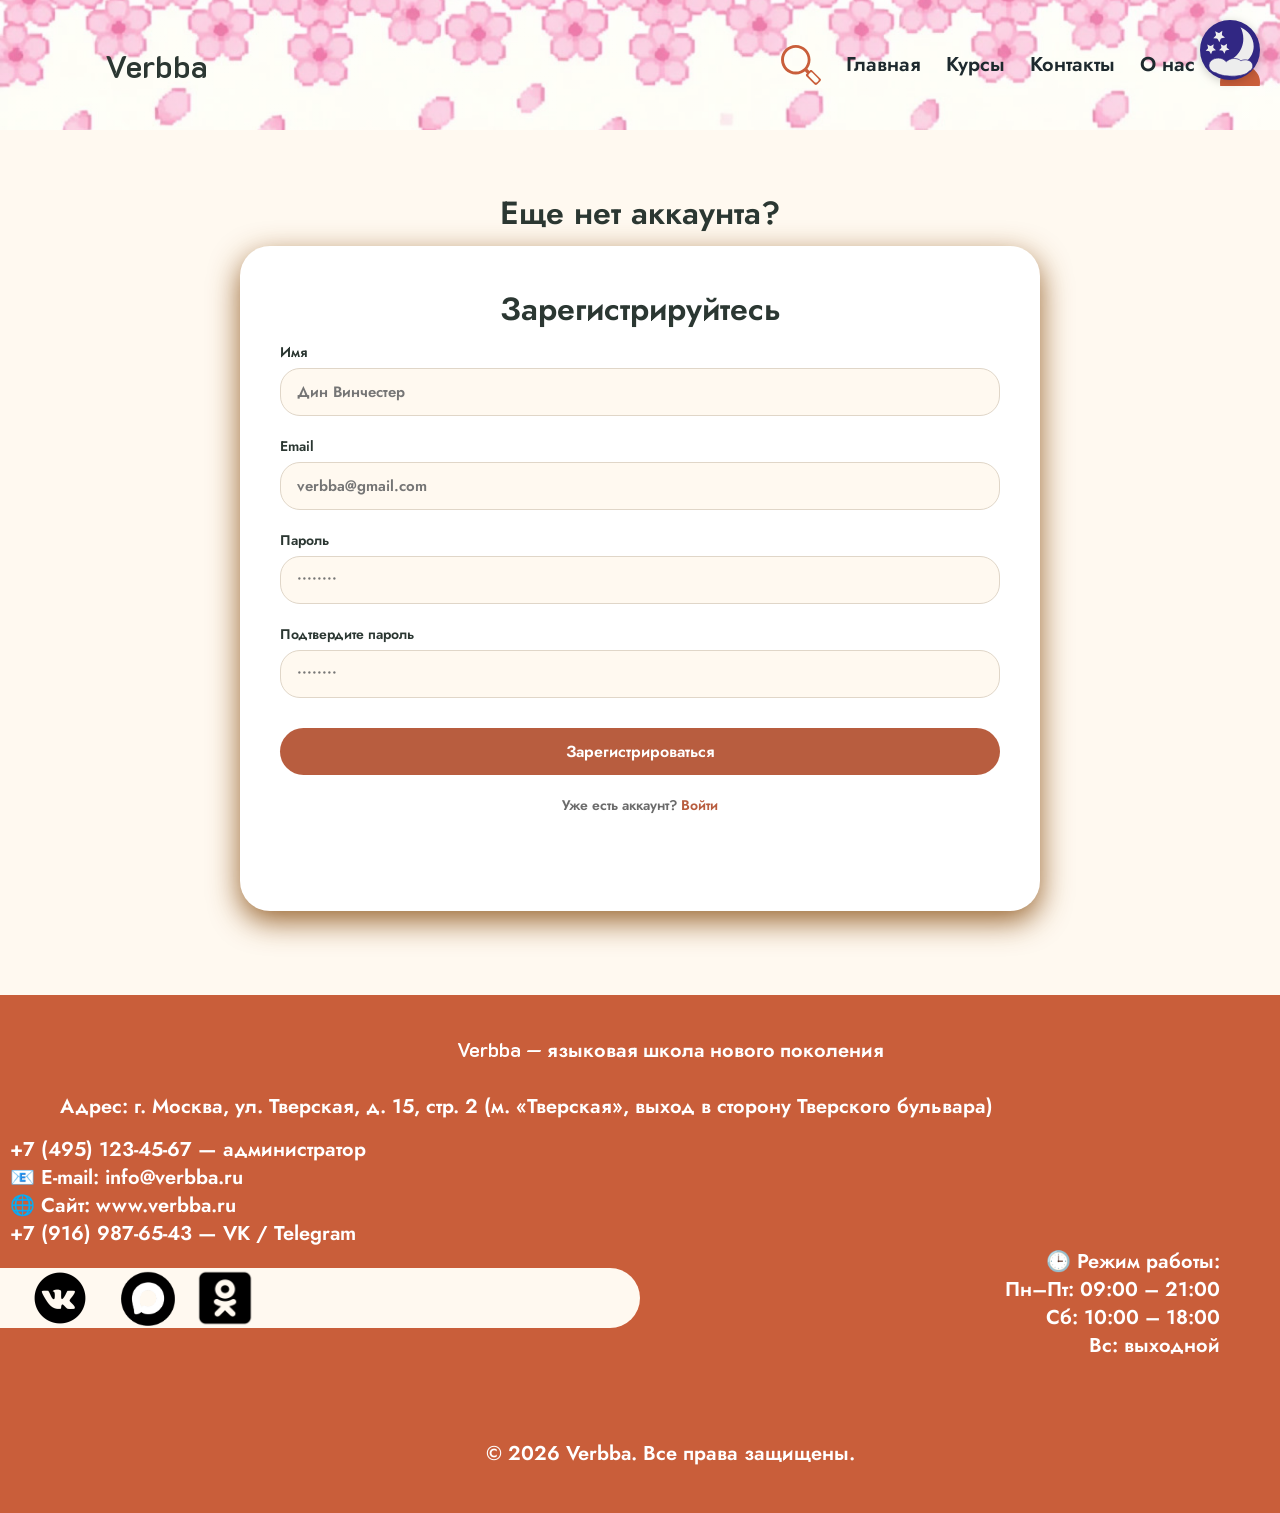
<file: registr.html>
<!DOCTYPE html>
<html lang="en">

<head>
    <meta charset="UTF-8">
    <meta name="viewport" content="width=device-width, initial-scale=1.0">
    <link rel="stylesheet" href="light/style.css" media="screen and (min-width: 1025px)">
    <link id="theme-css" rel="stylesheet" href="light/style.css">
    <link id="tablet-css" rel="stylesheet" href="light/tablet.css"
        media="screen and (min-width: 600px) and (max-width: 1024px)">
    <link id="mobile-css" rel="stylesheet" href="light/mobile.css" media="screen and (max-width: 599px)">
    <script src="tema.js"></script>
    <title>Verbba ~ Регистрация</title>
    <meta name="description"
        content="Зарегистрируйтесь в Verbba, чтобы записаться на курсы иностранных языков. Доступ к личному кабинету, расписанию и материалам.">
    <meta name="keywords" content="регистрация на курсы, записаться на английский, создать аккаунт Verbba">
    <!-- Yandex.Metrika counter -->
    <script type="text/javascript">
        (function (m, e, t, r, i, k, a) {
            m[i] = m[i] || function() { (m[i].a = m[i].a || []).push(arguments) };
            m[i].l = 1 * new Date();
            for (var j = 0; j < document.scripts.length; j++) { if (document.scripts[j].src === r) { return; } }
            k = e.createElement(t), a = e.getElementsByTagName(t)[0], k.async = 1, k.src = r, a.parentNode.insertBefore(k, a)
        })(window, document, 'script', 'https://mc.yandex.ru/metrika/tag.js?id=109841028', 'ym');

        ym(109841028, 'init', { ssr: true, webvisor: true, clickmap: true, ecommerce: "dataLayer", referrer: document.referrer, url: location.href, accurateTrackBounce: true, trackLinks: true });
    </script>
    <noscript>
        <div><img src="https://mc.yandex.ru/watch/109841028" style="position:absolute; left:-9999px;" alt="" /></div>
    </noscript>
    <!-- /Yandex.Metrika counter -->
</head>

<body>
    <img id="themeToggle" class="floating-theme-icon" src="img/icons/vkltemn.svg" alt="Тема">
    <!-- ОБЩАЯ ШАПКА -->
    <div class="header2">
        <div class="navv2">
            <div class="leftlogo2">
                <div class="logo2"></div>
                <h2 class="name2">Verbba</h2>
            </div>
            <div class="burger-icon" id="burgerIcon">
                <img src="img/icons/burger.svg" alt="Меню">
            </div>
            <div class="navv-menu2">
                <ul>
                    <li><a href="#"><img src="img/icons/searchh.svg" alt="Поиск"></a></li>
                    <li><a href="index.html">Главная</a></li>
                    <li><a href="courses.html">Курсы</a></li>
                    <li><a href="contact.html">Контакты</a></li>
                    <li><a href="aboutus.html">О нас</a></li>
                    <li><a href="person.html"><img src="img/icons/usver.svg" alt="Личный кабинет"></a></li>
                </ul>
            </div>
            <div id="menuPanel">
                <ul>
                    <li><a href="index.html">Главная</a></li>
                    <li><a href="courses.html">Курсы</a></li>
                    <li><a href="contact.html">Контакты</a></li>
                    <li><a href="aboutus.html">О нас</a></li>
                    <li><a href="person.html">Личный кабинет</a></li>
                </ul>
            </div>
        </div>
    </div>

    <main class="person">
        <div class="forms-container">
            <!-- Форма регистрации -->
            <div class="formregister">
                <h1 class="tittlereg">Еще нет аккаунта?</h1>
                <div class="regcard">
                    <h2 class="tittlecardreg">Зарегистрируйтесь</h2>
                    <form>
                        <div class="allinputreg">
                            <label>Имя</label>
                            <input type="text" class="reginput" placeholder="Дин Винчестер">
                        </div>
                        <div class="allinputreg">
                            <label>Email</label>
                            <input type="email" class="reginput" placeholder="verbba@gmail.com">
                        </div>
                        <div class="allinputreg">
                            <label>Пароль</label>
                            <input type="password" class="reginput" placeholder="••••••••">
                        </div>
                        <div class="allinputreg">
                            <label>Подтвердите пароль</label>
                            <input type="password" class="reginput" placeholder="••••••••">
                        </div>
                        <button type="submit" class="submitreg">Зарегистрироваться</button>
                    </form>
                    <p class="ssilklog">Уже есть аккаунт? <a href="person.html">Войти</a></p>
                </div>
            </div>
        </div>
    </main>
    <footer>
        <div class="footer-content">
            <p class="titlefoot">Verbba — языковая школа нового поколения</p>
            <p class="adress">Адрес: г. Москва, ул. Тверская, д. 15, стр. 2 (м. «Тверская», выход в сторону Тверского
                бульвара)</p>
            <p class="info">+7 (495) 123-45-67 — администратор<br>
                📧 E-mail: info@verbba.ru<br>
                🌐 Сайт: www.verbba.ru<br>
                +7 (916) 987-65-43 — VK / Telegram</p>
            <p class="rejim">🕒 Режим работы:<br>
                Пн–Пт: 09:00 – 21:00<br>
                Сб: 10:00 – 18:00<br>
                Вс: выходной</p>
            <div class="lenta">
                <div class="VK"></div>
                <div class="Max"></div>
                <div class="odnokl"></div>
            </div>
            <p class="copyright">© 2026 Verbba. Все права защищены.</p>
        </div>
    </footer>
</body>

</html>
</file>
<file: light/style.css>
* {
    margin: 0;
    padding: 0;
    box-sizing: border-box;
}

@font-face {
    font-family: 'k2d';
    src: url('../fonts/k2d-semibold.ttf') format('truetype');
    font-display: swap;
}

@font-face {
    font-family: 'jost';
    src: url('../fonts/jost-semibold.ttf') format('truetype');
    font-display: swap;
}

body {
    background-color: #FFF9F0;
    color: #1E2A2E;
    min-height: 100vh;
    display: flex;
    flex-direction: column;
    overflow-x: hidden;
}

.logo {
    width: 150px;
    height: 170px;
    background-position: center;
    background-repeat: no-repeat;
    background-size: contain;
    margin: 0 auto;
}

.navv-menu img,
.navv-menu2 img {
    width: 40px;
    height: auto;
    display: block;
    object-fit: contain;
}

/* ===== ОДИНАКОВАЯ ШАПКА ===== */
.header2 {
    width: 100%;
    background: linear-gradient(135deg, rgba(255, 255, 255, 0.458), rgba(255, 255, 255, 0.501)), url('../img/landishy.jpeg');
    background-size: 100% auto;
    background-position: center top;
    background-repeat: no-repeat;
    padding: 30px 0;
}

.header2 .navv2 {
    max-width: 1400px;
    margin: 0 auto;
    padding: 0 20px;
    display: flex;
    align-items: center;
    justify-content: space-between;
    flex-wrap: wrap;
    gap: 20px;
}

.leftlogo2 {
    display: flex;
    align-items: center;
    gap: 15px;
}

.logo2 {
    height: 70px;
    width: 70px;
    background-repeat: no-repeat;
    background-size: contain;
}

.name2 {
    font-size: 32px;
    font-family: k2d;
    color: #2B3732;
}

.navv-menu2 ul {
    list-style: none;
    display: flex;
    gap: 25px;
    font-size: 20px;
    font-family: jost;
    padding: 0;
    margin: 0;
}

.navv-menu2 li {
    display: flex;
    align-items: center;
}

.navv-menu2 a {
    text-decoration: none;
    color: #1E2A2E;
}

.search-icon {
    width: 40px;
    height: 40px;
    background-image: url('../img/icons/search.png');
    background-size: contain;
    background-repeat: no-repeat;
    background-position: center;
}

.user-icon {
    width: 40px;
    height: 40px;
    background-image: url('../img/icons/user.png');
    background-size: contain;
    background-repeat: no-repeat;
    background-position: center;
}

/* ===== ГЛАВНАЯ СТРАНИЦА ===== */
.lakrica {
    text-align: center;
    margin-top: 100px;
    margin-bottom: 75px;
}

.lakrica img {
    width: 90px;
}

.name1 {
    font-family: k2d, jost;
    color: #2B3732;
    font-size: 40px;
    margin-top: 5px;
}

.hheadeer {
    box-shadow: 0 10px 30px rgba(132, 71, 17, 0.884);
    background-image: url('../img/flowwii.png');
    height: 800px;
    width: 90%;
    margin: 55px auto;
    border-radius: 40px;
    background-repeat: no-repeat;
    background-size: cover;
    background-position: center;
    position: relative;
    display: flex;
    flex-direction: column;
}

.navv {
    display: flex;
    align-items: center;
    justify-content: space-between;
    padding: 1px 30px 0 30px;
    flex-wrap: wrap;
}

.leftlogo {
    display: flex;
    align-items: center;
    gap: 15px;
    margin-top: 30px;
    margin-left: 30px;
}

.navv-menu ul {
    list-style: none;
    display: flex;
    gap: 15px;
    font-size: 27px;
    font-family: jost;
    margin-top: 10px;
    margin-right: 30px;
    padding: 0;
}

.navv-menu li {
    display: flex;
    align-items: center;
}

.navv-menu a {
    text-decoration: none;
    color: #1E2A2E;
}

.centcont {
    text-align: center;
    width: 70%;
    margin: 50px auto 0;
}

.g {
    font-size: 30px;
    font-family: jost;
    line-height: 1.2;
    margin-bottom: 15px;
}

.poprob {
    background-color: #B85D3F;
    color: white;
    border: none;
    padding: 20px 50px;
    margin-top: 5px;
    font-size: 24px;
    font-family: jost;
    border-radius: 30px;
    cursor: pointer;
    transition: background-color 0.3s;
    box-shadow: 0 10px 30px rgba(132, 71, 17, 0.884);
}

.poprob:hover {
    background-color: #9A4A32;
}

.langform {
    position: absolute;
    left: 5%;
    bottom: 8%;
    width: 40%;
    max-width: 400px;
    min-width: 200px;
    background: white;
    border-radius: 30px;
    padding: 10px;
    box-shadow: 0 10px 30px rgba(132, 71, 17, 0.884);
}
.langform h3 {
    font-family: jost;
    text-align: center;
}
.langform h4 {
    font-family: jost;
    font-size: 20px;
    color: #2B3732;
    text-align: center;
    margin-top: 10px;
}

.langform .subtitle {
    font-family: jost;
    font-size: 15px;
    color: #6B6B6B;
    margin-bottom: 5px;
    margin-left: 30px;
}

.langrid {
    display: flex;
    flex-wrap: wrap;
    gap: 10px 20px;
    margin-top: 40px;
    margin-bottom: 40px;
}

.checkboxx {
    display: flex;
    align-items: center;
    gap: 10px;
    font-family: jost;
    font-size: 18px;
    color: #1E2A2E;
    cursor: pointer;
    width: calc(50% - 10px);
}

.checkboxx input {
    margin-left: 40px;
    width: 15px;
    height: 15px;
    cursor: pointer;
    accent-color: #B85D3F;
}

.next {
    background-color: #B85D3F;
    color: white;
    border: none;
    padding: 18px 20px;
    margin-top: 10px;
    font-size: 21px;
    font-family: jost;
    border-radius: 30px;
    cursor: pointer;
    width: 100%;
    transition: background-color 0.3s;
}

.next:hover {
    background-color: #9A4A32;
}

.maraf {
    margin: 125px auto;
    display: flex;
    gap: 60px;
    align-items: flex-start;
    justify-content: center;
}

.lefttxt {
    margin-left: 5%;
    margin-top: 125px;
    font-size: 20px;
    font-family: jost;
}

.h4mar {
    font-size: 36px;
}

.textt {
    margin-top: 40px;
}

.marafon1 {
    position: relative;
    background-color: #FFFFFF;
    background-image: url('../img/flowii.png');
    border-radius: 60px;
    width: 1000px;
    height: 400px;
    margin-right: 50px;
    margin-top: 80px;
    background-position: center;
    background-repeat: no-repeat;
    background-size: contain;
    box-shadow: 0 10px 30px rgba(132, 71, 17, 0.884);
}

.marafon1::before {
    content: '';
    position: absolute;
    top: 0;
    left: 0;
    width: 100%;
    height: 100%;
    background: linear-gradient(to right, rgba(255, 255, 255, 0.8), rgba(255, 255, 255, 0));
    border-radius: 60px;
    pointer-events: none;
}

.marafon2 {
    position: absolute;
    right: 5%;
    top: 50%;
    transform: translateY(-50%) rotate(-15deg);
    background-image: url('../img/phonemar.png');
    box-shadow: 0 10px 30px rgba(132, 71, 17, 0.884);
    background-size: cover;
    background-repeat: no-repeat;
    background-position: center;
    border-radius: 30px;
    pointer-events: none;
    z-index: 2;
    width: 250px;
    height: 500px;
}

.marafon-text {
    position: absolute;
    top: 40px;
    left: 40px;
    max-width: 300px;
    z-index: 30;
}

.marafon-text p {
    font-family: jost;
    font-size: 20px;
    color: #1E2A2E;
    line-height: 1.3;
    text-align: left;
    word-wrap: break-word;
}

.kartochk {
    margin-top: 60px;
    display: flex;
    justify-content: center;
    gap: 40px;
    flex-wrap: wrap;
}

.kartt {
    font-size: 35px;
    text-align: center;
    font-family: jost;
    margin-top: 175px;
}

.detikart1,
.vzroslkart2 {
    background-color: #FFFFFF;
    border: 5px solid #8CBAA8;
    border-radius: 50px;
    padding: 20px;
    width: 550px;
    height: 560px;
    box-shadow: 0 10px 30px rgba(132, 71, 17, 0.884);
    position: relative;
    display: flex;
    flex-direction: column;
}

.flagg {
    position: absolute;
    top: 15px;
    right: 20px;
    background-color: #E67E5A;
    color: white;
    padding: 4px 12px;
    border-radius: 40px;
    font-family: jost;
    font-size: 14px;
}

.deti,
.vzrosly {
    font-family: jost;
    font-size: 40px;
    color: #2B3732;
    margin-top: 0px;
    margin-left: 0;
    text-align: left;
}

.txtdeti p,
.txtvz p {
    font-family: jost;
    font-size: 24px;
    margin-top: 24px;
    line-height: 1.0;
    display: flex;
    align-items: center;
}

.zach {
    text-decoration: line-through;
    font-size: 22px;
    font-family: jost;
    color: #B85D3F;
    display: block;
    margin-top: 40px;
}

.price-group {
    display: flex;
    align-items: baseline;
}

.price {
    font-family: jost;
    font-size: 30px;
    font-weight: bold;
    color: #2B3732;
}

.urok {
    font-family: jost;
    font-size: 22px;
    color: #85ACB9;
}

.detikart1 button,
.vzroslkart2 button {
    background-color: #8CBAA8;
    color: white;
    border: none;
    padding: 20px 30px;
    font-size: 18px;
    font-family: jost;
    border-radius: 30px;
    cursor: pointer;
    width: 100%;
    transition: background-color 0.3s;
    margin-top: 20px;
}

.detikart1 button:hover,
.vzroslkart2 button:hover {
    background-color: #7AA896;
}

.fott {
    margin-top: 15px;
    padding-top: 5px;
    border-top: 3px solid #8CBAA8;
    display: flex;
    align-items: center;
    gap: 10px;
    flex-wrap: wrap;
}

.gift {
    background-image: url('../img/icons/giftt.png');
    width: 80px;
    height: 80px;
    background-size: contain;
    background-repeat: no-repeat;
}

.fott p {
    font-size: 20px;
    font-family: jost;
    flex: 1;
}

.prepsection {
    margin: 75px 0;
    width: 100%;
    height: 800px;
    overflow-x: auto;
    overflow-y: hidden;
    scrollbar-width: thin;
    -webkit-overflow-scrolling: touch;
    background-color: #8CBAA8;
    padding: 30px 0 30px 20px;
    box-shadow: 0 10px 30px rgba(132, 71, 17, 0.884);
}

.tittleprep {
    font-size: 25px;
    text-align: center;
    font-family: jost;
    margin-top: 175px;
}

.prepsection-track {
    display: flex;
    flex-direction: row;
    gap: 20px;
    width: fit-content;
    padding-right: 20px;
}

.prepkard {
    flex-shrink: 0;
    width: 400px;
    height: 700px;
    background-color: #FFFFFF;
    border-radius: 40px;
    padding: 0 25px 25px 25px;
    text-align: center;
    overflow: hidden;
    display: flex;
    flex-direction: column;
}

.prepphoto1,.prepphoto2,.prepphoto3,.prepphoto4,.prepphoto5 {
    width: calc(100% + 50px);
    height: 400px;
    margin: 0 -25px 20px -25px;
    background-size: cover;
    background-position: center;
    background-repeat: no-repeat;
    border-radius: 40px 40px 0 0;
    flex-shrink: 0;
}

.prepphoto1 { background-image: url('../img/prepod1.jpg'); }
.prepphoto2 { background-image: url('../img/prepod2.jpg'); }
.prepphoto3 { background-image: url('../img/prepod3.jpg'); }
.prepphoto4 { background-image: url('../img/prepod4.jpg'); }
.prepphoto5 { background-image: url('../img/prepod5.jpg'); }

.prepname {
    font-family: jost;
    font-size: 18px;
    color: #2B3732;
    margin-bottom: 15px;
    line-height: 1.3;
    padding: 0 10px;
}

.prepnote {
    font-family: jost;
    font-size: 12px;
    color: #6B6B6B;
    margin-bottom: 20px;
    line-height: 1.4;
    text-align: left;
    padding: 0 10px;
    flex: 1;
}

.preprating {
    font-family: jost;
    font-size: 14px;
    color: #B85D3F;
    background-color: #FFF9F0;
    display: inline-block;
    padding: 6px 15px;
    border-radius: 30px;
    align-self: center;
}

/* ===== СТРАНИЦА КУРСЫ ===== */
.coursses {
    max-width: none;
    margin: 80px auto;
}

.startsect {
    text-align: center;
    margin-bottom: 60px;
}

.tittlecours {
    font-family: jost;
    font-size: 54px;
    color: #2B3732;
    margin-bottom: 15px;
}

.courssub {
    font-family: jost;
    font-size: 30px;
    color: #6B6B6B;
}
.cursk {
    display: flex;
    flex-wrap: nowrap;
    justify-content: center;
    gap: 80px;
    overflow: visible;
    padding: 20px 40px;
}

.karddcore {
    flex: 1 1 0;
    min-width: 280px;
    max-width: 380px;
    border-radius: 40px;
    padding: 40px;
    transition: transform 0.3s, box-shadow 0.3s;
    position: relative;
    background-size: cover;
    background-repeat: no-repeat;
    background-position: center;
    box-shadow: 0 10px 30px rgba(132, 71, 10, 0.84);
    height: auto;
    min-height: 500px;
}

.karddcore:hover {
    transform: scale(1.02);
    box-shadow: 0 15px 40px rgba(132, 71, 10, 0.9);
}

.eng1 { background: linear-gradient(rgba(224,255,252,0.5), rgba(210,234,255,0.5)), url(../img/english.png); background-size: cover; background-position: center; background-repeat: no-repeat; }
.eng2 { background: linear-gradient(rgba(224,255,252,0.5), rgba(210,234,255,0.5)), url(../img/eng2.png); background-size: cover; background-position: center; background-repeat: no-repeat; }
.eng3 { background: linear-gradient(rgba(224,255,252,0.5), rgba(210,234,255,0.5)), url(../img/eng3.png); background-size: cover; background-position: center; background-repeat: no-repeat; }
.chin1 { background: linear-gradient(rgba(224,255,252,0.5), rgba(210,234,255,0.5)), url(../img/chin1.avif); background-size: cover; background-position: center; background-repeat: no-repeat; }
.chin2 { background: linear-gradient(rgba(224,255,252,0.5), rgba(210,234,255,0.5)), url(../img/chin2.avif); background-size: cover; background-position: center; background-repeat: no-repeat; }
.chin3 { background: linear-gradient(rgba(224,255,252,0.5), rgba(210,234,255,0.5)), url(../img/chin3.avif); background-size: cover; background-position: center; background-repeat: no-repeat; }
.deutsch { background: linear-gradient(rgba(224,255,252,0.5), rgba(210,234,255,0.5)), url(../img/deutsch.avif); background-size: cover; background-position: center; background-repeat: no-repeat; }
.france { background: linear-gradient(rgba(224,255,252,0.5), rgba(210,234,255,0.5)), url(../img/france.avif); background-size: cover; background-position: center; background-repeat: no-repeat; }
.korea { background: linear-gradient(rgba(224,255,252,0.5), rgba(210,234,255,0.5)), url(../img/korea.avif); background-size: cover; background-position: center; background-repeat: no-repeat; }

.langcore {
    font-family: jost;
    font-size: 30px;
    color: #2B3732;
}

.lvlcore {
    font-family: jost;
    font-size: 20px;
    margin-top: -6px;
    color: #B85D3F;
}

.notecore p {
    font-family: jost;
    font-size: 22px;
    color: #243829;
    line-height: 1.1;
}

.pricecore {
    margin: 20px 0 20px;
    display: flex;
    align-items: baseline;
    flex-wrap: wrap;
}

.intprice {
    font-family: jost;
    font-size: 32px;
    font-weight: bold;
    color: #1a0b70;
}

.droburok {
    font-family: jost;
    font-size: 24px;
    color: #6B6B6B;
}

.zapissbtn {
    background-color: #B85D3F;
    color: white;
    border: none;
    padding: 20px 20px;
    font-size: 28px;
    font-family: jost;
    border-radius: 40px;
    cursor: pointer;
    width: 90%;
    display: block;
    position: absolute;
    bottom: 50px;
    left: 30px;
}

.zapissbtn:hover {
    background-color: #9A4A32;
}

/* ===== ШИРОКИЙ БЛОК КИТАЙСКОГО ===== */
.chinaas {
    background: linear-gradient(135deg, #8CBAA8 0%, #6B9A86 100%);;
    padding: 60px 40px;
}
.contchina {
    max-width: 1400px;
    text-align: center;
}
.tittlechina {
    font-family: jost;
    font-size: 42px;
    color: #FFFFFF;
    margin-bottom: 20px;
}
.whynote {
    font-family: jost;
    font-size: 30px;
    color: #FFF9F0;
    max-width: 1200px;
    margin: 0 auto 50px;
    line-height: 1.5;
}
.chiness {
    display: flex;
    flex-wrap: wrap;
    justify-content: center;
    gap: 80px;
    padding: 40px;
    max-width: none;
}

/* ===== КОНТАКТЫ ===== */
.contactpage {
    padding: 60px 0 0 0;
}
.contactboxx {
    max-width: 1200px;
    margin: 0 auto;
    display: flex;
    flex-wrap: wrap;
    justify-content: space-between;
    gap: 60px;
    padding: 0 20px;
}
.continfo {
    flex: 1;
    min-width: 280px;
}
.conttittle {
    font-family: jost;
    font-size: 48px;
    color: #2B3732;
    margin-bottom: 15px;
}
.contsub {
    font-family: jost;
    font-size: 18px;
    color: #6B6B6B;
    margin-bottom: 40px;
}
.infocont {
    margin-bottom: 40px;
}
.infotxt {
    margin-bottom: 25px;
}
.infolablee {
    font-family: jost;
    font-size: 14px;
    color: #85ACB9;
    margin-bottom: 5px;
}
.infoval {
    font-family: jost;
    font-size: 18px;
    color: #1E2A2E;
    margin-bottom: 5px;
}
.contactform {
    flex: 1;
    min-width: 280px;
    background-color: #FFFFFF;
    padding: 40px;
    border-radius: 30px;
    box-shadow: 0 10px 30px rgba(132, 71, 17, 0.1);
    border: 1px solid #E0D6C8;
}
.formtittle {
    font-family: jost;
    font-size: 32px;
    color: #2B3732;
    margin-bottom: 25px;
}
.forminput, .formtxtt {
    width: 100%;
    padding: 14px 18px;
    margin-bottom: 20px;
    font-family: jost;
    font-size: 16px;
    border: 1px solid #E0D6C8;
    border-radius: 20px;
    background-color: #FFF9F0;
    transition: border-color 0.3s;
}

.formbtn {
    background-color: #B85D3F;
    color: white;
    border: none;
    padding: 14px 28px;
    font-size: 18px;
    font-family: jost;
    border-radius: 40px;
    cursor: pointer;
    width: 100%;
    transition: background-color 0.3s;
}
.formbtn:hover {
    background-color: #9A4A32;
}

/* ===== О НАС ===== */
.aboutpage {
    max-width: 1400px;
    margin: 60px auto;
    padding: 0 20px;
}

.aboutblock1 {
    text-align: center;
    margin-bottom: 80px;
}

.tittleabout {
    font-family: jost;
    font-size: 52px;
    color: #2B3732;
    margin-bottom: 20px;
}

.aboutsub {
    font-family: jost;
    font-size: 20px;
    color: #6B6B6B;
    max-width: 900px;
    margin: 0 auto;
    line-height: 1.6;
}

.whysec {
    margin-bottom: 80px;
}

.tittlewhy {
    font-family: jost;
    font-size: 42px;
    color: #2B3732;
    text-align: center;
    margin-bottom: 50px;
}

.prosss {
    display: flex;
    flex-wrap: wrap;
    justify-content: center;
    gap: 40px;
}

.proscard {
    flex: 1;
    min-width: 280px;
    max-width: 380px;
    background-color: #FFFFFF;
    border-radius: 30px;
    padding: 35px;
    text-align: center;
    box-shadow: 0 10px 30px rgba(132, 71, 10, 0.84);
    transition: transform 0.3s;
}

.proscard:hover {
    transform: translateY(-5px);
}

.iconpros {
    font-size: 52px;
    margin-bottom: 20px;
}

.prostittle {
    font-family: jost;
    font-size: 24px;
    color: #2B3732;
    margin-bottom: 15px;
}

.kardtxt {
    font-family: jost;
    font-size: 16px;
    color: #6B6B6B;
    line-height: 1.5;
}

/* ===== ОТЗЫВЫ ===== */
.scrollotsuvy {
    margin: 80px 0;
    background-color: #8CBAA8;
    padding: 60px 20px;
}

.tittleotsuvy {
    font-family: jost;
    font-size: 42px;
    color: #FFFFFF;
    text-align: center;
    margin-bottom: 40px;
}

.contscroll {
    width: 100%;
    overflow-x: auto;
    overflow-y: hidden;
    scrollbar-width: thin;
    -webkit-overflow-scrolling: touch;
}

.contscroll::-webkit-scrollbar {
    height: 8px;
}

.contscroll::-webkit-scrollbar-track {
    background: #FFF9F0;
    border-radius: 10px;
}

.contscroll::-webkit-scrollbar-thumb {
    background: #6B9A86;
    border-radius: 10px;
}

.conttrakt {
    display: flex;
    flex-direction: row;
    gap: 30px;
    width: fit-content;
    padding: 0 20px;
}

.kardots {
    flex-shrink: 0;
    max-width: 400px;
    min-width: 350px;
    width: 350px;
    background-color: #FFFFFF;
    border-radius: 30px;
    padding: 30px;
    text-align: center;
    box-shadow: 0 10px 30px rgba(132, 71, 10, 0.84);
}

.cardhead {
    margin-bottom: 15px;
}

.iconuskard {
    width: 80px;
    height: 80px;
    margin: 0 auto 20px;
    background-image: url('../img/icons/user.png');
    background-size: cover;
    background-position: center;
    background-repeat: no-repeat;
    border-radius: 50%;
}

.otsname h3 {
    font-family: jost;
    font-size: 22px;
    color: #2B3732;
    margin-bottom: 10px;
}

.txtots {
    font-family: jost;
    font-size: 14px;
    color: #1E2A2E;
    line-height: 1.5;
    margin-bottom: 15px;
}

.ratots {
    font-family: jost;
    font-size: 16px;
    color: #B85D3F;
}

/* ===== ЛИЧНЫЙ КАБИНЕТ ===== */
.person {
    min-height: 70vh;
    display: flex;
    align-items: center;
    justify-content: center;
    padding: 60px 20px;
}

.forms-container {
    max-width: 800px;
    width: 100%;
    margin: 0 auto;
    display: flex;
    flex-wrap: wrap;
    gap: 40px;
    justify-content: center;
}

.formlogin, .formregister {
    flex: 2;
    min-width: 300px;
}

.logcard, .regcard {
    background-color: #FFFFFF;
    border-radius: 30px;
    padding: 40px;
    box-shadow: 0 10px 30px rgba(132, 71, 10, 0.84);
    height: 100%;
}
.tittlelog, .tittlereg {
     font-family: jost;
    font-size: 32px;
    color: #2B3732;
    text-align: center;
    margin-bottom: 10px;
}
.tittlecardlog, .tittlecardreg {
    font-family: jost;
    font-size: 32px;
    color: #2B3732;
    text-align: center;
    margin-bottom: 10px;
}

.allinputlog, .allinputreg {
    margin-bottom: 20px;
}

.allinputlog label, .allinputreg label {
    display: block;
    font-family: jost;
    font-size: 14px;
    color: #2B3732;
    margin-bottom: 6px;
}

.loginput, .reginput {
    width: 100%;
    padding: 12px 16px;
    font-family: jost;
    font-size: 15px;
    border: 1px solid #E0D6C8;
    border-radius: 20px;
    background-color: #FFF9F0;
    color: #1E2A2E;
    transition: border-color 0.3s;
}

.loginput:focus, .reginput:focus {
    outline: none;
    border-color: #B85D3F;
}

.submitlog, .submitreg {
    background-color: #B85D3F;
    color: white;
    border: none;
    padding: 12px 20px;
    font-size: 16px;
    font-family: jost;
    border-radius: 40px;
    cursor: pointer;
    width: 100%;
    transition: background-color 0.3s;
    margin-top: 10px;
}

.submitlog:hover, .submitreg:hover {
    background-color: #9A4A32;
}

.ssilkreg, .ssilklog {
    text-align: center;
    font-family: jost;
    font-size: 14px;
    color: #6B6B6B;
    margin-top: 20px;
}

.ssilkreg a, .ssilklog a {
    color: #B85D3F;
    text-decoration: none;
}

.ssilkreg a:hover, .ssilklog a:hover {
    text-decoration: underline;
}

/* ===== ФУТЕР ===== */
footer {
    background-color: #C95E3A;
    color: #FFFFFF;
    width: 100%;
    margin-top: 80px;
    padding: 30px 0;
    position: relative;
}

.lenta {
    display: flex;
    align-items: center;
    gap: 20px;
    background-color: #FFF9F0;
    width: 50%;
    height: 60px;
    border-radius: 0 40px 40px 0;
    padding: 0 20px;
    position: absolute;
    bottom: 140px;
    left: 0;
}

.footer-content {
    max-width: 1400px;
    margin: 0 auto;
    position: relative;
    z-index: 2;
}

footer .titlefoot {
    font-size: 20px;
    font-family: k2d, jost;
    margin-top: 10px;
    text-align: center;
}
footer .info {
    font-size: 20px;
    font-family: jost;
    margin: 0 10px;
    min-width: 50px;
    line-height: 1.4;
}

.VK {
    background-image: url('../img/icons/VK.png');
    width: 80px;
    height: 80px;
    background-size: contain;
    background-repeat: no-repeat;
    background-position: center;
}

.Max {
    background-image: url('../img/icons/icon-max.png');
    width: 55px;
    height: 55px;
    background-size: contain;
    background-repeat: no-repeat;
    background-position: center;
}

.odnokl {
    background-image: url('../img/icons/odnokl.png');
    width: 60px;
    height: 60px;
    background-size: contain;
    background-repeat: no-repeat;
    background-position: center;
}

footer p {
    font-size: 20px;
    font-family: jost;
    margin-bottom: 15px;
    margin-left: 60px;
    line-height: 1.4;
}

.rejim {
    text-align: right;
    margin-right: 60px;
    font-family: jost;
}
.adress {
    margin-top: 30px;
}

.info {
    margin-top: 20px;
}
.copyright {
    text-align: center;
    margin-top: 80px;
}

/* ===== ОБЩИЕ ЭЛЕМЕНТЫ И АДАПТИВ ===== */
.floating-theme-icon {
    position: fixed;
    top: 20px;
    right: 20px;
    width: 60px;
    height: 60px;
    cursor: pointer;
    z-index: 99999;
    transition: transform 0.3s ease;
    background: transparent;
    border: none;
    box-shadow: none;
    filter: drop-shadow(0 2px 5px rgba(0,0,0,0.2));
}

.floating-theme-icon:hover {
    transform: scale(1.2);
}

.burger-icon {
    display: none;
}

.navv-menu img,
.navv-menu2 img {
    width: 40px;
    height: auto;
    display: block;
    object-fit: contain;
}

.navv {
    position: relative;
}
.burger-icon {
    display: none;
}
#menuPanel {
    display: none;
}
.navv-menu ul {
    display: flex;
}

/* Блок розыгрыша */
.rosygrysh {
    margin: 60px auto;
    max-width: 900px;
    padding: 0 20px;
}

.rosygryshcard {
    background: #FFF9F0;
    border-radius: 48px;
    padding: 40px;
    text-align: center;
    box-shadow: 0 10px 30px rgba(97, 50, 8, 0.614);
    
}

.rosygryshphoto {
    margin-bottom: 24px;
}

.rosygryshimg {
    max-width: 180px;
    border-radius: 32px;
}

.rosygryshtitle {
    font-family: k2d, jost;
    font-size: 28px;
    font-weight: 500;
    color: #B85D3F;
    margin-bottom: 20px;
}

.rosygryshmaintext {
    font-family: jost;
    font-size: 16px;
    color: #1E2A2E;
    line-height: 1.5;
    margin-bottom: 20px;
    max-width: 500px;
    margin-left: auto;
    margin-right: auto;
}

.rosygryshcondition {
    font-family: jost;
    font-size: 15px;
    color: #6B6B6B;
    margin-bottom: 30px;
}

.rosygryshbutton {
    background-color: #B85D3F;
    color: white;
    border: none;
    padding: 12px 32px;
    font-size: 18px;
    font-family: jost;
    font-weight: 500;
    border-radius: 40px;
    cursor: pointer;
    transition: all 0.3s ease;
}

.rosygryshbutton:hover {
    background-color: #9A4A32;
    transform: scale(1.02);
}

.rosygryshdate {
    font-family: jost;
    font-size: 13px;
    color: #999;
    margin-top: 20px;
}

/* Блок про корейский язык */
.korean {
    max-width: 1200px;
    margin: 120px auto;
    padding: 0 20px;
}

.koreaninner {
    display: flex;
    flex-wrap: wrap;
    gap: 60px;
    align-items: center;
    justify-content: space-between;
}

.koreantext {
    flex: 1;
    min-width: 280px;
}

.koreantitle {
    font-family: k2d, jost;
    font-size: 32px;
    font-weight: 500;
    color: #1E2A2E;
    margin-bottom: 24px;
}

.koreanp {
    font-family: jost;
    font-size: 16px;
    color: #2c2c2e;
    line-height: 1.5;
    margin-bottom: 20px;
}

.koreanbtn {
    display: inline-block;
    background-color: #B85D3F;
    color: white;
    padding: 12px 28px;
    font-family: jost;
    font-size: 16px;
    border-radius: 40px;
    text-decoration: none;
    transition: all 0.3s ease;
    margin-top: 10px;
}

.koreanimage {
    flex: 1;
    min-width: 280px;
    text-align: center;
}
.koreanimage img {
    box-shadow: 0 10px 30px rgba(132, 71, 17, 0.884);
}
.koreanimg {
    max-width: 100%;
    border-radius: 32px;
    box-shadow: 0 20px 35px -10px rgba(0, 0, 0, 0.1);
}
/* Соцсети на странице контактов */
.soclinks {
    display: flex;
    flex-wrap: wrap;
    gap: 15px;
    margin-top: 10px;
    align-items: center;
}

.soclink {
    display: inline-block;
    transition: all 0.3s ease;
    line-height: 0;
}

.soclink img {
    width: 40px;
    height: 40px;
    object-fit: contain;
    border-radius: 8px;
}

.soclink:hover {
    transform: scale(1.15);
}

.soclink.maxx img {
    width: 50px;
    height: 50px;
}
/* Блок про эстетику занятий */
.studyblock {
    max-width: 1400px;
    margin: 80px auto;
    padding: 0 40px;
    animation: sixseven 0.7s ease forwards;
}

.studycontent {
    display: flex;
    flex-wrap: wrap;
    align-items: center;
    justify-content: center;
    gap: 40px;
}

.studyimages {
    flex: 1;
    min-width: 300px;
}

.studyimg {
    width: 100%;
    max-width: 400px;
    display: block;
    margin: 0 auto;
    border-radius: 32px;
    box-shadow: 0 20px 35px -10px rgba(0, 0, 0, 0.422);
}

.studytext {
    flex: 1;
    min-width: 280px;
    max-width: 600px;
}

.studytitle {
    font-family: 'k2d', 'jost', sans-serif;
    font-size: 32px;
    font-weight: 600;
    color:#538b73;
;
    margin-bottom: 24px;
    text-align: center;
}

.studydesc {
    font-family: 'jost', sans-serif;
    font-size: 16px;
    color: #1E2A2E;
    line-height: 1.5;
    margin-bottom: 16px;
    text-align: left;
}

.studydesc strong {
    color: #538b73;
    font-weight: 600;
}

@keyframes sixseven {
    from {
        opacity: 0;
        transform: translateY(40px);
    }
    to {
        opacity: 1;
        transform: translateY(0);
    }
}
.microrsm_foot {
    font-size: 0;
    height: 0;
    opacity: 0;
    pointer-events: none;
    overflow: hidden;
    position: absolute;
}
</file>
<file: light/tablet.css>
* {
    margin: 0;
    padding: 0;
    box-sizing: border-box;
}

@font-face {
    font-family: 'k2d';
    src: url('../fonts/k2d-semibold.ttf') format('truetype');
    font-display: swap;
}

@font-face {
    font-family: 'jost';
    src: url('../fonts/jost-semibold.ttf') format('truetype');
    font-display: swap;
}

body {
    background-color: #FFF9F0;
    color: #1E2A2E;
    min-height: 100vh;
    display: flex;
    flex-direction: column;
    overflow-x: hidden;
    max-width: 100%;
}

.lakrica {
    text-align: center;
    margin-top: 100px;
    margin-bottom: 75px;
}

.lakrica img {
    width: 90px;
}

.name1 {
    font-family: k2d;
    color: #2B3732;
    font-size: 40px;
    margin-top: 5px;
}

.hheadeer {
    box-shadow: 0 10px 30px rgba(132, 71, 17, 0.884);
    background-image: url('../img/flowwii.png');
    height: 720px;
    width: 95%;
    margin: 55px auto;
    border-radius: 40px;
    background-repeat: no-repeat;
    background-size: cover;
    background-position: center;
    position: relative;
    display: flex;
    flex-direction: column;
}

.navv {
    display: flex;
    align-items: center;
    justify-content: space-between;
    padding: 1px 30px 0 30px;
    flex-wrap: wrap;
}

.leftlogo {
    display: flex;
    align-items: center;
    gap: 15px;
    margin-top: 30px;
    margin-left: 30px;
}

.logo2 {
    background-image: url('../img/logosv.svg');
    height: 90px;
    width: 90px;
    background-repeat: no-repeat;
    background-size: contain;
}

.name2 {
    font-size: 25px;
    font-family: k2d;
    color: #2B3732;
}

.navv-menu ul {
    list-style: none;
    display: flex;
    gap: 15px;
    font-size: 20px;
    font-family: jost;
    margin-top: 28px;
    margin-right: 30px;
    padding: 0;
}

.navv-menu li {
    display: flex;
    align-items: center;
}

.navv-menu a {
    text-decoration: none;
    color: #1E2A2E;
}

.search img {
    width: 35px;
    height: auto;
    display: block;
}

.user img {
    width: 40px;
    height: auto;
    display: block;
}

.centcont {
    text-align: center;
    width: 70%;
    margin: 20px auto 0;
}

.g {
    font-size: 26px;
    font-family: jost;
    line-height: 1.2;
    margin-bottom: 10px;
}

.poprob {
    background-color: #B85D3F;
    color: white;
    border: none;
    padding: 20px 50px;
    margin-top: 5px;
    font-size: 24px;
    font-family: jost;
    border-radius: 30px;
    cursor: pointer;
    transition: background-color 0.3s;
    box-shadow: 0 5px 15px rgba(0, 0, 0, 0.15);
}

.poprob:hover {
    background-color: #9A4A32;
}

.langform {
    position: absolute;
    left: 5%;
    bottom: 6%;
    width: 40%;
    max-width: 420px;
    min-width: 200px;
    background-color: none;
    border: 3px solid #E0D6C8;
    border-radius: 30px;
    padding: 10px;
}

.langform h4 {
    font-family: k2d, jost;
    font-size: 18px;
    color: #2B3732;
    margin-top: 10px;
    margin-left: 30px;
}

.langform .subtitle {
    font-family: jost;
    font-size: 13px;
    color: #6B6B6B;
    margin-bottom: 5px;
    margin-left: 30px;
}

.langrid {
    display: flex;
    flex-wrap: wrap;
    gap: 10px 20px;
    margin-top: 40px;
    margin-left: -10px;
    margin-bottom: 40px;
}

.checkboxx {
    display: flex;
    align-items: center;
    gap: 10px;
    font-family: jost;
    font-size: 16px;
    color: #1E2A2E;
    cursor: pointer;
    width: calc(50% - 10px);
}

.checkboxx input {
    width: 15px;
    height: 15px;
    cursor: pointer;
    accent-color: #B85D3F;
}

.next {
    background-color: #B85D3F;
    color: white;
    border: none;
    padding: 18px 20px;
    margin-top: 10px;
    font-size: 21px;
    font-family: jost;
    border-radius: 30px;
    cursor: pointer;
    width: 100%;
    transition: background-color 0.3s;
}

.next:hover {
    background-color: #9A4A32;
}

main {
    flex: 1;
}

.maraf {
    margin: 60px auto;
    display: flex;
    flex-direction: column;
    /* Вертикальное расположение */
    align-items: center;
    gap: 30px;
    max-width: 900px;
    padding: 0 20px;
}

.lefttxt {
    margin-top: 0;
    font-size: 20px;
    font-family: jost;
    text-align: center;
    width: 100%;
}

.h4mar {
    margin-left: 0;
    font-size: 32px;
    max-width: 100%;
    text-align: center;
}

.textt {
    margin-top: 20px;
    margin-left: 20%;
    text-align: center;
    display: flex;
    flex-direction: column;
    text-align: left;
    gap: 8px;
}

.textt p {
    margin: 0;
    font-size: 26px;
}

.marafon1 {
    position: relative;
    background-color: #FFFFFF;
    background-image: linear-gradient(to right, rgb(210, 232, 255), rgba(255, 255, 255, 0)), url('../img/flowii.png');
    border-radius: 40px;
    width: 100%;
    max-width: 700px;
    height: 350px;
    margin: 0 auto;
    background-position: center;
    background-repeat: no-repeat;
    background-size: contain;
    box-shadow: 0 10px 30px rgba(132, 71, 17, 0.884);
}

.marafon2 {
    position: absolute;
    right: 5%;
    top: 50%;
    transform: translateY(-50%) rotate(-15deg);
    background-image: url('../img/phonemar.png');
    box-shadow: 0 10px 30px rgba(132, 71, 17, 0.884);
    background-size: cover;
    background-repeat: no-repeat;
    background-position: center;
    border-radius: 30px;
    pointer-events: none;
    z-index: 2;
    width: 200px;
    height: 300px;
}

.marafon-text {
    position: absolute;
    top: 30px;
    left: 30px;
    max-width: 250px;
    z-index: 30;
}

.marafon-text p {
    font-family: jost;
    font-size: 16px;
    color: #1E2A2E;
    line-height: 1.3;
    flex-wrap: wrap;
}

.kartochk {
    margin-top: 60px;
    display: flex;
    justify-content: center;
    gap: 40px;
    flex-wrap: wrap;
}

.kartt {
    font-size: 35px;
    text-align: center;
    font-family: jost;
    margin-top: 175px;
}

.detikart1,
.vzroslkart2 {
    background-color: #FFFFFF;
    border: 5px solid #8CBAA8;
    border-radius: 40px;
    padding: 20px;
    width: 340px;
    min-width: 320px;
    box-shadow: 0 10px 30px rgba(132, 71, 17, 0.884);
    position: relative;
    display: flex;
    flex-direction: column;
}

.flagg {
    position: absolute;
    top: 15px;
    right: 20px;
    background-color: #E67E5A;
    color: white;
    padding: 4px 12px;
    border-radius: 20px;
    font-family: jost;
    font-size: 14px;
}

.deti,
.vzrosly {
    font-family: jost;
    font-size: 32px;
    color: #2B3732;
    margin-top: 0px;
    margin-left: 0;
    text-align: left;
}

.txtdeti p,
.txtvz p {
    font-family: jost;
    font-size: 14px;
    margin-top: 14px;
    line-height: 1.1;
    display: flex;
    align-items: center;
}

.zach {
    text-decoration: line-through;
    font-size: 14px;
    font-family: jost;
    color: #B85D3F;
    display: block;
    margin-top: 40px;
}

.price-group {
    display: flex;
    align-items: baseline;
}

.price {
    font-family: jost;
    font-size: 24px;
    font-weight: bold;
    color: #2B3732;
}

.urok {
    font-family: jost;
    font-size: 14px;
    color: #85ACB9;
}

.detikart1 button,
.vzroslkart2 button {
    background-color: #8CBAA8;
    color: white;
    border: none;
    padding: 12px 24px;
    font-size: 18px;
    font-family: jost;
    border-radius: 30px;
    cursor: pointer;
    width: 100%;
    transition: background-color 0.3s;
    margin-top: 20px;
}

.detikart1 button:hover,
.vzroslkart2 button:hover {
    background-color: #7AA896;
}

.fott {
    margin-top: 15px;
    padding-top: 5px;
    border-top: 3px solid #8CBAA8;
    display: flex;
    align-items: center;
    gap: 10px;
    flex-wrap: wrap;
}

.gift {
    background-image: url('../img/giftt.png');
    width: 50px;
    height: 50px;
    background-size: contain;
    background-repeat: no-repeat;
}

.fott p {
    font-size: 14px;
    font-family: jost;
    flex: 1;
}

.prepsection {
    margin: 75px 0;
    width: 100%;
    overflow-x: auto;
    overflow-y: hidden;
    scrollbar-width: thin;
    -webkit-overflow-scrolling: touch;
    background-color: #8CBAA8;
    padding: 30px 0 30px 20px;
    box-shadow: 0 10px 30px rgba(132, 71, 17, 0.884);
}

.tittleprep {
    font-size: 35px;
    text-align: center;
    font-family: jost;
    margin-top: 175px;
}

.prepsection-track {
    display: flex;
    flex-direction: row;
    gap: 20px;
    width: fit-content;
    padding-right: 20px;
}

.prepkard {
    flex-shrink: 0;
    width: 400px;
    background-color: #FFFFFF;
    border-radius: 40px;
    padding: 0 25px 25px 25px;
    text-align: center;
    overflow: hidden;
    display: flex;
    flex-direction: column;
}

.prepphoto1,
.prepphoto2,
.prepphoto3,
.prepphoto4,
.prepphoto5 {
    width: calc(100% + 50px);
    height: 400px;
    margin: 0 -25px 20px -25px;
    background-size: cover;
    background-position: center;
    background-repeat: no-repeat;
    border-radius: 40px 40px 0 0;
    flex-shrink: 0;
}

.prepphoto1 {
    background-image: url('../img/prepod1.jpg');
}

.prepphoto2 {
    background-image: url('../img/prepod2.jpg');
}

.prepphoto3 {
    background-image: url('../img/prepod3.jpg');
}

.prepphoto4 {
    background-image: url('../img/prepod4.jpg');
}

.prepphoto5 {
    background-image: url('../img/prepod5.jpg');
}

.prepname {
    font-family: jost;
    font-size: 18px;
    color: #2B3732;
    margin-bottom: 15px;
    line-height: 1.3;
    padding: 0 10px;
}

.prepnote {
    font-family: jost;
    font-size: 12px;
    color: #6B6B6B;
    margin-bottom: 20px;
    line-height: 1.4;
    text-align: left;
    padding: 0 10px;
    flex: 1;
}

.preprating {
    font-family: jost;
    font-size: 14px;
    color: #B85D3F;
    background-color: #FFF9F0;
    display: inline-block;
    padding: 6px 15px;
    border-radius: 30px;
    align-self: center;
}

footer {
    background-color: #C95E3A;
    color: #FFFFFF;
    width: 100%;
    height: 600px;
    margin-top: 80px;
    padding: 30px 0px;
}

.footercont {
    margin: 15px;
}

footer .titlefoot {
    font-size: 20px;
    font-family: k2d, jost;
    margin-top: 10px;
    text-align: center;
}


.lenta {
    width: 40%;
    height: auto;
    padding: 0px;
    flex-wrap: wrap;
    background-color: #FFF9F0;
    display: flex;
    align-items: center;
    gap: 10px;
    bottom: 120px;
    border-radius: 0 20px 20px 0;
}

.VK {
    width: 55px;
    height: 55px;
    background-image: url('../img/icons/VK.png');
    background-size: contain;
    background-repeat: no-repeat;
}

.Max {
    width: 38px;
    height: 38px;
    background-image: url('../img/icons/icon-max.png');
    background-size: contain;
    background-repeat: no-repeat;
}

.odnokl {
    width: 42px;
    height: 42px;
    background-image: url('../img/icons/odnokl.png');
    background-size: contain;
    background-repeat: no-repeat;
}

.rejim {
    text-align: left;
}

.adress,
.info {
    margin-top: 3px;
    text-align: left;
}

.copyright {
    font-size: 20px;
    margin-left: 10px;
    margin-top: 120px;
}

/*Страница Курсы*/

.navv2 {
    display: flex;
    align-items: center;
    justify-content: space-between;
    padding: 1px 10px 0 10px;
    flex-wrap: wrap;
}

.leftlogo2 {
    display: flex;
    align-items: center;
    gap: 10px;
    margin-left: 30px;
}

.logo2 {
    background-image: url('../img/logosv.svg');
    height: 70px;
    width: 70px;
    background-repeat: no-repeat;
    background-size: contain;
}

.name2 {
    font-size: 38px;
    font-family: k2d;
    color: #2B3732;
}

.navv-menu2 ul {
    list-style: none;
    display: flex;
    gap: 15px;
    font-family: jost;
    margin-top: 10px;
    margin-right: 30px;
    padding: 0;
}

.navv-menu2 li {
    display: flex;
    align-items: center;
}

.navv-menu2 a {
    text-decoration: none;
    color: #1E2A2E;
}

.coursses {
    max-width: none;
    margin: 80px auto;
}
.tittlecours {
    font-family: jost;
    font-size: 30px;
    color: #2B3732;
    margin-bottom: 15px;
}

.courssub {
    font-family: jost;
    font-size: 22px;
    color: #6B6B6B;
}

.cursk {
    flex-wrap: wrap;
    gap: 30px;
}

.karddcore {
    flex: 0 0 auto;
    min-width: 200px;
    max-width: 280px;
    min-height: 300px;
    padding: 30px;
    border-radius: 40px;
    transition: transform 0.3s, box-shadow 0.3s;
    position: relative;
    background-size: cover;
    background-repeat: no-repeat;
    background-position: center;
    box-shadow: 0 10px 30px rgba(132, 71, 10, 0.84);
    height: auto;
}

.karddcore:hover {
    transform: scale(1.02);
    box-shadow: 0 15px 40px rgba(132, 71, 10, 0.9);
}

.eng1,
.eng2,
.eng3 {
    background-size: cover;
    background-position: center;
}

.eng1 {
    background: linear-gradient(rgba(224, 255, 252, 0.5), rgba(210, 234, 255, 0.5)), url(../img/english);
    background-size: cover;
    background-position: center;
    background-repeat: no-repeat;
}

.eng2 {
    background: linear-gradient(rgba(224, 255, 252, 0.5), rgba(210, 234, 255, 0.5)), url(../img/eng2);
    background-size: cover;
    background-position: center;
    background-repeat: no-repeat;
}

.eng3 {
    background: linear-gradient(rgba(224, 255, 252, 0.5), rgba(210, 234, 255, 0.5)), url(../img/eng3);
    background-size: cover;
    background-position: center;
    background-repeat: no-repeat;
}

.chin1 {
    background: linear-gradient(rgba(224, 255, 252, 0.5), rgba(210, 234, 255, 0.5)), url(../img/chin1.avif);
    background-size: cover;
    background-position: center;
    background-repeat: no-repeat;
}

.chin2 {
    background: linear-gradient(rgba(224, 255, 252, 0.5), rgba(210, 234, 255, 0.5)),
        url(../img/chin2.avif);
    background-size: cover;
    background-position: center;
    background-repeat: no-repeat;
}

.chin3 {
    background: linear-gradient(rgba(224, 255, 252, 0.5), rgba(210, 234, 255, 0.5)),
        url(../img/chin3.avif);
    background-size: cover;
    background-position: center;
    background-repeat: no-repeat;
}

.deutsch {
    background: linear-gradient(rgba(224, 255, 252, 0.5), rgba(210, 234, 255, 0.5)),
        url(../img/deutsch.avif);
    background-size: cover;
    background-position: center;
    background-repeat: no-repeat;
}

.france {
    background: linear-gradient(rgba(224, 255, 252, 0.5), rgba(210, 234, 255, 0.5)),
        url(../img/france.avif);
    background-size: cover;
    background-position: center;
    background-repeat: no-repeat;
}

.korea {
    background: linear-gradient(rgba(224, 255, 252, 0.5), rgba(210, 234, 255, 0.5)),
        url(../img/korea.avif);
    background-size: cover;
    background-position: center;
    background-repeat: no-repeat;
}

.langcore {
    font-family: jost;
    font-size: 16px;
    color: #2B3732;
    margin-bottom: 5px;
}

.lvlcore {
    font-family: jost;
    font-size: 16px;
    color: #B85D3F;
    margin-bottom: 10px;
}

.notecore p {
    font-family: jost;
    font-size: 14px;
    color: #243829;
}

.pricecore {
    margin: 10px 0 20px;
    display: flex;
    align-items: baseline;
    flex-wrap: wrap;
}

.intprice {
    font-family: jost;
    font-size: 16px;
    font-weight: bold;
    color: #2B3732;
}

.droburok {
    font-family: jost;
    font-size: 14px;
    color: #6B6B6B;
}

.zapissbtn {
    background-color: #B85D3F;
    color: white;
    border: none;
    font-family: jost;
    border-radius: 20px;
    cursor: pointer;
    display: block;
    position: absolute;
    bottom: 20px;
    font-size: 15px;
    padding: 8px;
    bottom: 30px;
    left: 20px;
    width: 85%;

}

.zapissbtn:hover {
    background-color: #9A4A32;
}

/*Широкий блок китайского*/
.chinaas {
    background: linear-gradient(135deg, #8CBAA8 0%, #6B9A86 100%);
}

.contchina {
    max-width: 1200px;
    margin: 0 auto;
    text-align: center;
}

.tittlechina {
    font-family: jost;
    font-size: 42px;
    color: #FFFFFF;
    margin-bottom: 20px;
}

.whynote {
    font-family: jost;
    font-size: 30px;
    color: #FFF9F0;
    max-width: 1200px;
    margin: 0 auto 50px;
    line-height: 1.5;
}

.chiness {
    margin: 0 auto;
    display: flex;
    flex-wrap: wrap;
    align-items: center;
    gap: 30px;
}

/*Контакты*/
.contactpage {
    padding: 20px 0 0 0;
}

.contactboxx {
    max-width: 1200px;
    margin: 0 auto;
    padding: 0 20px;
}

.continfo {
    flex: 1;
    min-width: 280px;
}

.conttittle {
    font-family: jost;
    font-size: 48px;
    color: #2B3732;
    margin-bottom: 15px;
}

.contsub {
    font-family: jost;
    font-size: 18px;
    color: #6B6B6B;
    margin-bottom: 40px;
}

.infocont {
    margin-bottom: 40px;
}

.infotxt {
    margin-bottom: 25px;
}

.infolablee {
    font-family: jost;
    font-size: 14px;
    color: #85ACB9;
    margin-bottom: 5px;
}

.infoval {
    font-family: jost;
    font-size: 18px;
    color: #1E2A2E;
    margin-bottom: 5px;
}

.contactform {
    flex: 1;
    min-width: 280px;
    background-color: #FFFFFF;
    padding: 40px;
    border-radius: 30px;
    box-shadow: 0 10px 30px rgba(132, 71, 17, 0.1);
    border: 1px solid #E0D6C8;
}

.formtittle {
    font-family: jost;
    font-size: 32px;
    color: #2B3732;
    margin-bottom: 25px;
}

.forminput,
.formtxtt {
    width: 100%;
    padding: 14px 18px;
    margin-bottom: 20px;
    font-family: jost;
    font-size: 16px;
    border: 1px solid #E0D6C8;
    border-radius: 20px;
    background-color: #FFF9F0;
    transition: border-color 0.3s;
}

.formbtn {
    background-color: #B85D3F;
    color: white;
    border: none;
    padding: 14px 28px;
    font-size: 18px;
    font-family: jost;
    border-radius: 40px;
    cursor: pointer;
    width: 100%;
    transition: background-color 0.3s;
}

.formbtn:hover {
    background-color: #9A4A32;
}

/* ===== О НАС===== */
.aboutpage {
    max-width: 1000px;
    margin: 40px auto;
    padding: 0 20px;
}

.aboutblock1 {
    text-align: center;
    margin-bottom: 40px;
}

.tittleabout {
    font-family: jost;
    font-size: 32px;
    color: #2B3732;
    margin-bottom: 15px;
}

.aboutsub {
    font-family: jost;
    font-size: 16px;
    color: #6B6B6B;
    max-width: 700px;
    margin: 0 auto;
    line-height: 1.5;
}

.whysec {
    margin-bottom: 40px;
}

.tittlewhy {
    font-family: jost;
    font-size: 28px;
    color: #2B3732;
    text-align: center;
    margin-bottom: 30px;
}

.prosss {
    display: flex;
    flex-wrap: nowrap;
    justify-content: center;
    gap: 20px;
    max-width: 900px;
    margin: 0 auto;
}

.proscard {
    flex: 0 0 calc(50% - 20px);
    min-width: 240px;
    max-width: 380px;
    background-color: #FFFFFF;
    border-radius: 25px;
    padding: 25px;
    text-align: center;
    box-shadow: 0 8px 20px rgba(132, 71, 17, 0.08);
    transition: transform 0.3s;
}

.proscard:nth-child(3) {
    flex: 0 0 100%;
    max-width: 380px;
}

.proscard:hover {
    transform: translateY(-5px);
}

.iconpros {
    font-size: 40px;
    margin-bottom: 15px;
}

.prostittle {
    font-family: jost;
    font-size: 20px;
    color: #2B3732;
    margin-bottom: 10px;
}

.kardtxt {
    font-family: jost;
    font-size: 14px;
    color: #6B6B6B;
    line-height: 1.5;
}

/* ===== ОТЗЫВЫ (сетка с кнопкой "Показать все") ===== */
.scrollotsuvy {
    margin: 30px 0;
    background-color: #8CBAA8;
    padding: 30px 20px;
}

.tittleotsuvy {
    font-family: jost;
    font-size: 28px;
    color: #FFFFFF;
    text-align: center;
    margin-bottom: 20px;
}


.conttrakt {
    display: flex;
    flex-wrap: wrap;
    justify-content: center;
    gap: 20px;
    max-width: 900px;
    margin: 0 auto;
}

.kardots {
    flex: 1 1 220px;
    max-width: 300px;
    background-color: #FFFFFF;
    border-radius: 20px;
    padding: 15px;
    text-align: center;
    box-shadow: 0 5px 15px rgba(0, 0, 0, 0.08);
}

.iconuskard {
    width: 50px;
    height: 50px;
    margin: 0 auto 8px;
    background-image: url('../img/user.png');
    background-size: cover;
    background-position: center;
    background-repeat: no-repeat;
    border-radius: 50%;
}

.otsname h3 {
    font-family: jost;
    font-size: 16px;
    color: #2B3732;
    margin-bottom: 5px;
}

.txtots {
    font-family: jost;
    font-size: 13px;
    color: #1E2A2E;
    line-height: 1.4;
    margin-bottom: 8px;
}

.ratots {
    font-family: jost;
    font-size: 14px;
    color: #B85D3F;
}

/* ===== КНОПКА ПЕРЕКЛЮЧЕНИЯ ТЕМЫ ===== */
.floating-theme-icon {
    position: fixed;
    top: 20px;
    right: 20px;
    width: 60px;
    height: 60px;
    cursor: pointer;
    z-index: 99999;
    transition: transform 0.3s ease;
    background: transparent;
    border: none;
    box-shadow: none;
}

.floating-theme-icon:hover {
    transform: scale(1.2);
}

/* ===== ЛИЧНЫЙ КАБИНЕТ (ВХОД И РЕГИСТРАЦИЯ) ===== */
.person {
    min-height: 50vh;
    display: flex;
    align-items: center;
    justify-content: center;
    padding: 10px 15px;
}

.forms-container {
    max-width: 800px;
    width: 100%;
    margin: 0 auto;
    display: flex;
    flex-wrap: wrap;
    gap: 15px;
    justify-content: center;
}

/* Жёсткое обнуление отступов */
.person,
.contactpage {
    padding: 0;
    margin: 0;
}

.aboutpage {
    margin: 20px auto;
}

.formlogin,
.formregister {
    flex: 1;
    min-width: 280px;
    max-width: 500px;
}

.logcard,
.regcard {
    background-color: #FFFFFF;
    border-radius: 30px;
    padding: 30px;
    box-shadow: 0 20px 40px rgba(132, 71, 17, 0.1);
    border: 1px solid #E0D6C8;
    height: 100%;
}

.tittlelog,
.tittlereg {
    font-family: jost;
    font-size: 32px;
    color: #2B3732;
    text-align: center;
    margin-bottom: 10px;
}

.tittlecardlog,
.tittlecardreg {
    font-family: jost;
    font-size: 32px;
    color: #2B3732;
    text-align: center;
    margin-bottom: 10px;
}

.allinputlog,
.allinputreg {
    margin-bottom: 20px;
}

.allinputlog label,
.allinputreg label {
    display: block;
    font-family: jost;
    font-size: 14px;
    color: #2B3732;
    margin-bottom: 6px;
}

.loginput,
.reginput {
    width: 100%;
    padding: 12px 16px;
    font-family: jost;
    font-size: 15px;
    border: 1px solid #E0D6C8;
    border-radius: 20px;
    background-color: #FFF9F0;
    transition: border-color 0.3s;
}

.loginput:focus,
.reginput:focus {
    outline: none;
    border-color: #B85D3F;
}

.submitlog,
.submitreg {
    background-color: #B85D3F;
    color: white;
    border: none;
    padding: 12px 20px;
    font-size: 16px;
    font-family: jost;
    border-radius: 40px;
    cursor: pointer;
    width: 100%;
    transition: background-color 0.3s;
    margin-top: 10px;
}

.submitlog:hover,
.submitreg:hover {
    background-color: #9A4A32;
}

.ssilkreg,
.ssilklog {
    text-align: center;
    font-family: jost;
    font-size: 14px;
    color: #6B6B6B;
    margin-top: 20px;
}

.ssilkreg a,
.ssilklog a {
    color: #B85D3F;
    text-decoration: none;
}

.ssilkreg a:hover,
.ssilklog a:hover {
    text-decoration: underline;
}

/* ===== ИКОНКИ В НАВИГАЦИИ ===== */
.navv-menu img,
.navv-menu2 img {
    width: 35px;
    height: auto;
    display: block;
    object-fit: contain;
}

.burger-icon {
    display: none;
}
</file>
<file: light/mobile.css>
/* ===== MOBILE.CSS ===== */
/* Адаптив для экранов до 767px */

@media (max-width: 767px) {
    .navv {
        flex-direction: row;
        justify-content: space-between;
        align-items: center;
        padding: 10px 15px;
        position: relative;
    }

    .logo {
        width: 70px;
        height: 90px;
    }

    .leftlogo {
        margin-top: 0;
        margin-left: 2px;
        display: flex;
        align-items: center;
        gap: 4px;
    }

    .logo2 {
        width: 50px;
        height: 50px;
        background-size: contain;
        background-repeat: no-repeat;
    }

    .name2 {
        font-size: 20px;
        font-family: k2d;
    }
    /*Иконка переключения темы*/
    .floating-theme-icon {
        position: fixed;
        top: 60px;
        height: 100px;
        cursor: pointer;
        z-index: 9999;
    }
    /*Бургер*/
    .burger-icon {
        display: flex;
        align-items: center;
        justify-content: center;
        width: 40px;
        height: 40px;
        cursor: pointer;
        z-index: 1002;
        flex-shrink: 0;
        background: none;
    }

    .burger-icon img {
        width: 70%;
        height: 70%;
        object-fit: contain;
        display: block;
    }

    #menuPanel {
        position: fixed;
        top: 0;
        right: -100%;
        width: 60%;
        max-width: 300px;
        height: 100vh;
        background-color: #FFF9F0;
        transition: right 0.3s ease;
        z-index: 1001;
        padding-top: 70px;
        box-shadow: -5px 0 20px rgba(0, 0, 0, 0.25);
        overflow-y: auto;
        display: block;
        left: auto;
        transform: none;
        visibility: visible;
        opacity: 1;
    }

    #menuPanel.open {
        right: 0;
    }

    #menuPanel ul {
        list-style: none;
        padding: 0 20px;
        margin: 0;
    }

    #menuPanel ul li {
        margin-bottom: 25px;
    }

    #menuPanel ul li a {
        text-decoration: none;
        color: #1E2A2E;
        font-size: 18px;
        font-family: jost;
        display: block;
        text-align: center;
        padding: 8px 0;
    }

    /* Скрываем десктопное меню на мобильном */
    .navv-menu,
    .navv-menu2 {
        display: none;
    }

    /* ===== ОСТАЛЬНЫЕ СТИЛИ (БЕЗ !important) ===== */
    .lakrica {
        margin-top: 20px;
        margin-bottom: 20px;
        text-align: center;
    }

    .lakrica img {
        width: 30px;
    }

    .name1 {
        font-size: 18px;
        font-family: k2d;
    }

    .hheadeer {
        width: 100%;
        height: 600px;
        margin: 0;
        padding: 15px 0;
        border-radius: 25px;
        box-sizing: border-box;
    }

    .centcont {
        margin-top: 10px;
    }

    .g {
        font-size: 18px;
        line-height: 1.4;
        font-family: jost;
        text-align: center;
    }

    .poprob {
        padding: 8px 28px;
        font-size: 16px;
        background-color: #B85D3F;
        color: #EAEAEA;
        border: none;
        border-radius: 30px;
        cursor: pointer;
        font-family: jost;
    }

    .langform {
        position: relative;
        width: 300px;
        max-width: 100%;
        margin: 110px 30px;
        border-radius: 25px;
        background: white;
        box-shadow: 0 5px 15px rgba(132, 71, 17, 0.884);
    }

    .langform h4 {
        margin-right: 30px;
        font-size: 15px;
        text-align: center;
        font-family: jost;
        color: #2B3732;
    }

    .langform .subtitle {
        font-size: 10px;
        text-align: center;
        font-family: jost;
        color: #6B6B6B;
    }

    .langrid {
        margin-right: 50px;
        justify-content: center;
        gap: 12px;
        margin-top: 20px;
        margin-bottom: 20px;
        display: flex;
        margin-left: -10px;
        flex-wrap: wrap;
    }
    .checkboxx {
        font-size: 14px;
        width: calc(50% - 6px);
        gap: 8px;
        display: flex;
        align-items: center;
        font-family: jost;
        color: #1E2A2E;
    }

    .checkboxx input {
        width: 16px;
        height: 16px;
        accent-color: #B85D3F;
    }

    .next {
        padding: 12px;
        font-size: 16px;
        border-radius: 25px;
        background-color: #B85D3F;
        color: #EAEAEA;
        border: none;
        width: 100%;
        cursor: pointer;
        font-family: jost;
    }

    .maraf {
        margin: 0px 5px;
        gap: 15px;
        flex-direction: column;
        display: flex;
    }

    .lefttxt {
        font-size: 16px;
        width: 100%;
        margin: 60px 5px;
        margin-left: 0;
        text-align: center;
        font-family: jost;
    }

    .h4mar {
        font-size: 24px;
        text-align: center;
        font-family: jost;
    }

    .textt {
        margin-left: 15%;
        text-align: left;
    }

    .textt p {
        font-size: 14px;
        font-family: jost;
    }

    .marafon1 {
        width: 100%;
        max-width: 100%;
        min-height: 100px;
        margin-top: 0;
        position: relative;
        border-radius: 25px;
        background-color: #FFFFFF;
        background-image: url('../img/flowii.png');
        background-size: cover;
        background-position: center;
    }

    .marafon2 {
        display: none;
    }

    .marafon-text {
        
        max-width: 85%;
        top: 15px;
        left: 15px;
        position: absolute;
    }

    .marafon-text p {
        text-align: center;
        font-size: 18px;
        font-family: jost;
        color: #1E2A2E;
    }

    .kartt {
        font-size: 24px;
        margin-top: 80px;
        text-align: center;
        font-family: jost;
    }

    .kartochk {
        padding: 0 30px;
        margin-top: 20px;
        gap: 20px;
        display: flex;
        flex-direction: column;
    }

    .detikart1,
    .vzroslkart2 {
        width: 100%;
        min-width: auto;
        height: 350px;
        padding: 15px;
        background-color: #FFFFFF;
        border-radius: 25px;
        position: relative;
    }

    .deti,
    .vzrosly {
        font-size: 22px;
        font-family: jost;
        color: #2B3732;
    }

    .txtdeti p,
    .txtvz p {
        font-size: 14px;
        font-family: jost;
        margin-top: 8px;
    }

    .intprice {
        font-size: 20px;
        font-weight: bold;
        font-family: jost;
        color: #2B3732;
    }

    .urok {
        font-size: 14px;
        font-family: jost;
        color: #85ACB9;
    }

    .zach {
        font-size: 14px;
        text-decoration: line-through;
        font-family: jost;
        color: #B85D3F;
        display: block;
        margin-top: 15px;
    }

    .detikart1 button,
    .vzroslkart2 button {
        padding: 12px;
        font-size: 14px;
        background-color: #8CBAA8;
        color: #FFF9F0;
        border: none;
        border-radius: 20px;
        width: 100%;
        cursor: pointer;
        margin-top: 12px;
    }

    .fott p {
        font-size: 14px;
        font-family: jost;
    }

    .gift {
        width: 40px;
        height: 40px;
        background-image: url('../img/giftt.png');
        background-size: contain;
        background-repeat: no-repeat;
    }

    .tittleprep {
        font-size: 24px;
        margin-top: 60px;
        text-align: center;
        font-family: jost;
        color: #1E2A2E;
    }

    .prepsection {
        margin-top: 35px;
        overflow-x: auto;
        background-color: #2B3732;
    }

    .prepsection-track {
        display: flex;
        gap: 12px;
        width: fit-content;
    }

    .prepkard {
        width: 260px;
        background-color: #FFFFFF;
        border-radius: 25px;
        padding: 0 12px 12px 12px;
        flex-shrink: 0;
    }

    .prepname {
        font-size: 18px;
        font-family: jost;
        color: #2B3732;
    }

    .prepnote {
        font-size: 14px;
        font-family: jost;
        color: #6B6B6B;
    }

    .preprating {
        font-size: 15px;
        font-family: jost;
        color: #B85D3F;
        background-color: #FFF9F0;
        display: inline-block;
        padding: 4px 10px;
        border-radius: 20px;
    }

    footer {
        height: 500px;
        background-color: #C95E3A;
    }

    .titlefoot {
        font-size: 20px;
        margin-bottom: 10px;
        font-family: k2d;
        text-align: center;
        color: #EAEAEA;
    }

    .footer-content p {
        font-size: 16px;
        margin-bottom: 6px;
        font-family: jost;
        color: #EAEAEA;
        margin-left: 10px;
        text-align: left;
    }

    .lenta {
        width: 60%;
        height: auto;
        padding: 0px 5px;
        flex-wrap: wrap;
        background-color: #FFF9F0;
        display: flex;
        align-items: center;
        gap: 10px;
        bottom: 13px;
        border-radius: 0 20px 20px 0;
    }

    .VK {
        width: 35px;
        height: 35px;
        background-image: url('../img/icons/VK.png');
        background-size: contain;
        background-repeat: no-repeat;
    }

    .Max {
        width: 28px;
        height: 28px;
        background-image: url('../img/icons/icon-max.png');
        background-size: contain;
        background-repeat: no-repeat;
    }

    .odnokl {
        width: 32px;
        height: 32px;
        background-image: url('../img/icons/odnokl.png');
        background-size: contain;
        background-repeat: no-repeat;
    }

    .rejim {
        text-align: left;
    }

    .adress,
    .info {
        margin-top: 3px;
        text-align: left;
    }
    .copyright {
        font-size: 16px;
        margin-left: 10px;
    }

    /*Конец Главной*/
    /*Общая шапка*/
    .header2 {
        padding: 25px 10px;
        width: 100%;
        background: url('../img/landishy.jpeg');
        background-size: cover;
    }

    .header2 .navv2 {
        display: flex;
        justify-content: space-between;
        align-items: center;
    }

    .header2 .logo2 {
        width: 50px;
        height: 50px;
    }

    .header2 .name2 {
        font-size: 18px;
    }

    .navv-menu2 ul {
        gap: 8px;
        flex-wrap: wrap;
        display: flex;
        list-style: none;
    }

    .navv-menu2 ul li a {
        font-size: 11px;
        text-decoration: none;
        color: #EAEAEA;
        font-family: jost;
    }

     .coursses {
        margin: 60px 15px;
    }
    .tittlecours {
        font-size: 22px;
        font-family: jost;
        color: #2B3732;
    }

    .courssub {
        font-size: 14px;
        font-family: jost;
        color: #6B6B6B;
    }

    .cursk {
        flex-direction: column;
        gap: 20px;
        display: flex;
    }

    .karddcore {
        min-width: auto;
        min-height: auto;
        padding: 20px;
        border-radius: 25px;
        position: relative;
        background-size: cover;
        box-shadow: 0 10px 30px rgba(67, 33, 22, 0.84);
    }

    .langcore {
        font-size: 22px;
        font-family: jost;
        color: #1E2A2E;
    }

    .lvlcore {
        font-size: 18px;
        font-family: jost;
        color: #B85D3F;
    }

    .notecore p {
        font-size: 13px;
        font-family: jost;
        color: #1E2A2E;
    }

    .droburok {
        font-size: 14px;
        font-family: jost;
        color: #6B6B6B;
    }

    .zapissbtn {
        position: static;
        width: 100%;
        padding: 12px;
        font-size: 16px;
        margin-top: 15px;
        background-color: #B85D3F;
        color: #EAEAEA;
        border: none;
        border-radius: 40px;
        cursor: pointer;
    }

    .chinaas {
        padding: 20px 15px;
        background-color: #8CBAA8;
    }

    .tittlechina {
        font-size: 22px;
        font-family: jost;
        color: #EAEAEA;
    }

    .whynote {
        font-size: 15px;
        font-family: jost;
        color: #EAEAEA;
    }

    .chiness {
        flex-direction: column;
        gap: 20px;
        display: flex;
    }
    /*Страница О нас*/
    .aboutpage {
        margin: 50px 30px;
    }

    .tittleabout {
        font-size: 28px;
        font-family: jost;
        color: #2B3732;
    }

    .aboutsub {
        font-size: 15px;
        font-family: jost;
        color: #6B6B6B;
    }

    .tittlewhy {
        font-size: 24px;
        margin-bottom: 25px;
        font-family: jost;
        color: #2B3732;
        text-align: center;
    }

    .prosss {
        gap: 25px;
        flex-direction:column;
        display: flex;
    }

    .proscard {
        min-width: auto;
        padding: 20px;
        background-color: #FFFFFF;
        border-radius: 30px;
        text-align: center;
    }

    .prostittle {
        font-size: 18px;
        font-family: jost;
        color: #2B3732;
    }

    .kardtxt {
        font-size: 13px;
        font-family: jost;
        color: #6B6B6B;
    }

    .scrollotsuvy {
        padding: 30px 10px;
        background-color: #8CBAA8;
        margin: 0px 0;
    }

    .tittleotsuvy {
        font-size: 24px;
        font-family: jost;
        color: #EAEAEA;
        text-align: center;
    }

    .contscroll {
        overflow-x: auto;
    }

    .conttrakt {
        display: flex;
        gap: 15px;
        width: fit-content;
    }

    .kardots {
        width: 270px;
        padding: 20px;
        background-color: #FFFFFF;
        border-radius: 30px;
    }

    .otsname h3 {
        font-size: 18px;
        font-family: jost;
        color: #2B3732;
    }

    .txtots {
        font-size: 12px;
        font-family: jost;
        color: #1E2A2E;
    }
    /*Страница Контакты*/
    .contactpage {
        padding: 30px 0 0;
    }

    .contactboxx {
        flex-direction: column;
        gap: 30px;
        padding: 0 15px;
        display: flex;
    }

    .conttittle {
        font-size: 28px;
        font-family: jost;
        color: #2B3732;
    }

    .contsub {
        font-size: 14px;
        font-family: jost;
        color: #6B6B6B;
    }

    .infoval {
        font-size: 14px;
        font-family: jost;
        color: #1E2A2E;
    }

    .contactform {
        padding: 25px;
        background-color: #FFFFFF;
        border-radius: 30px;
    }

    .formtittle {
        font-size: 22px;
        font-family: jost;
        color: #2B3732;
    }

    .forminput,
    .formtxtt {
        width: 100%;
        padding: 12px;
        margin-bottom: 15px;
        border-radius: 20px;
        background-color: #FFF9F0;
        font-family: jost;
    }

    .formbtn {
        background-color: #B85D3F;
        color: #EAEAEA;
        border: none;
        padding: 12px;
        border-radius: 40px;
        width: 100%;
        cursor: pointer;
        font-family: jost;
    }
    /*Страница Личный кабинет*/
    .person {
        padding: 50px 15px;
    }

    .forms-container {
        display: flex;
        flex-direction: column;
        gap: 25px;
    }

    .logcard,
    .regcard {
        padding: 25px;
        background-color: #FFFFFF;
        border-radius: 30px;
    }

    .tittlecardlog,
    .tittlecardreg {
        font-size: 24px;
        font-family: jost;
        color: #2B3732;
        text-align: center;
    }

    .loginput,
    .reginput {
        width: 100%;
        padding: 10px;
        margin-top: 5px;
        border-radius: 20px;
        background-color: #FFF9F0;
        font-family: jost;
    }

    .submitlog,
    .submitreg {
        padding: 10px;
        font-size: 14px;
        background-color: #B85D3F;
        color: #EAEAEA;
        border: none;
        border-radius: 40px;
        width: 100%;
        cursor: pointer;
        margin-top: 10px;
    }

   
}
</file>
